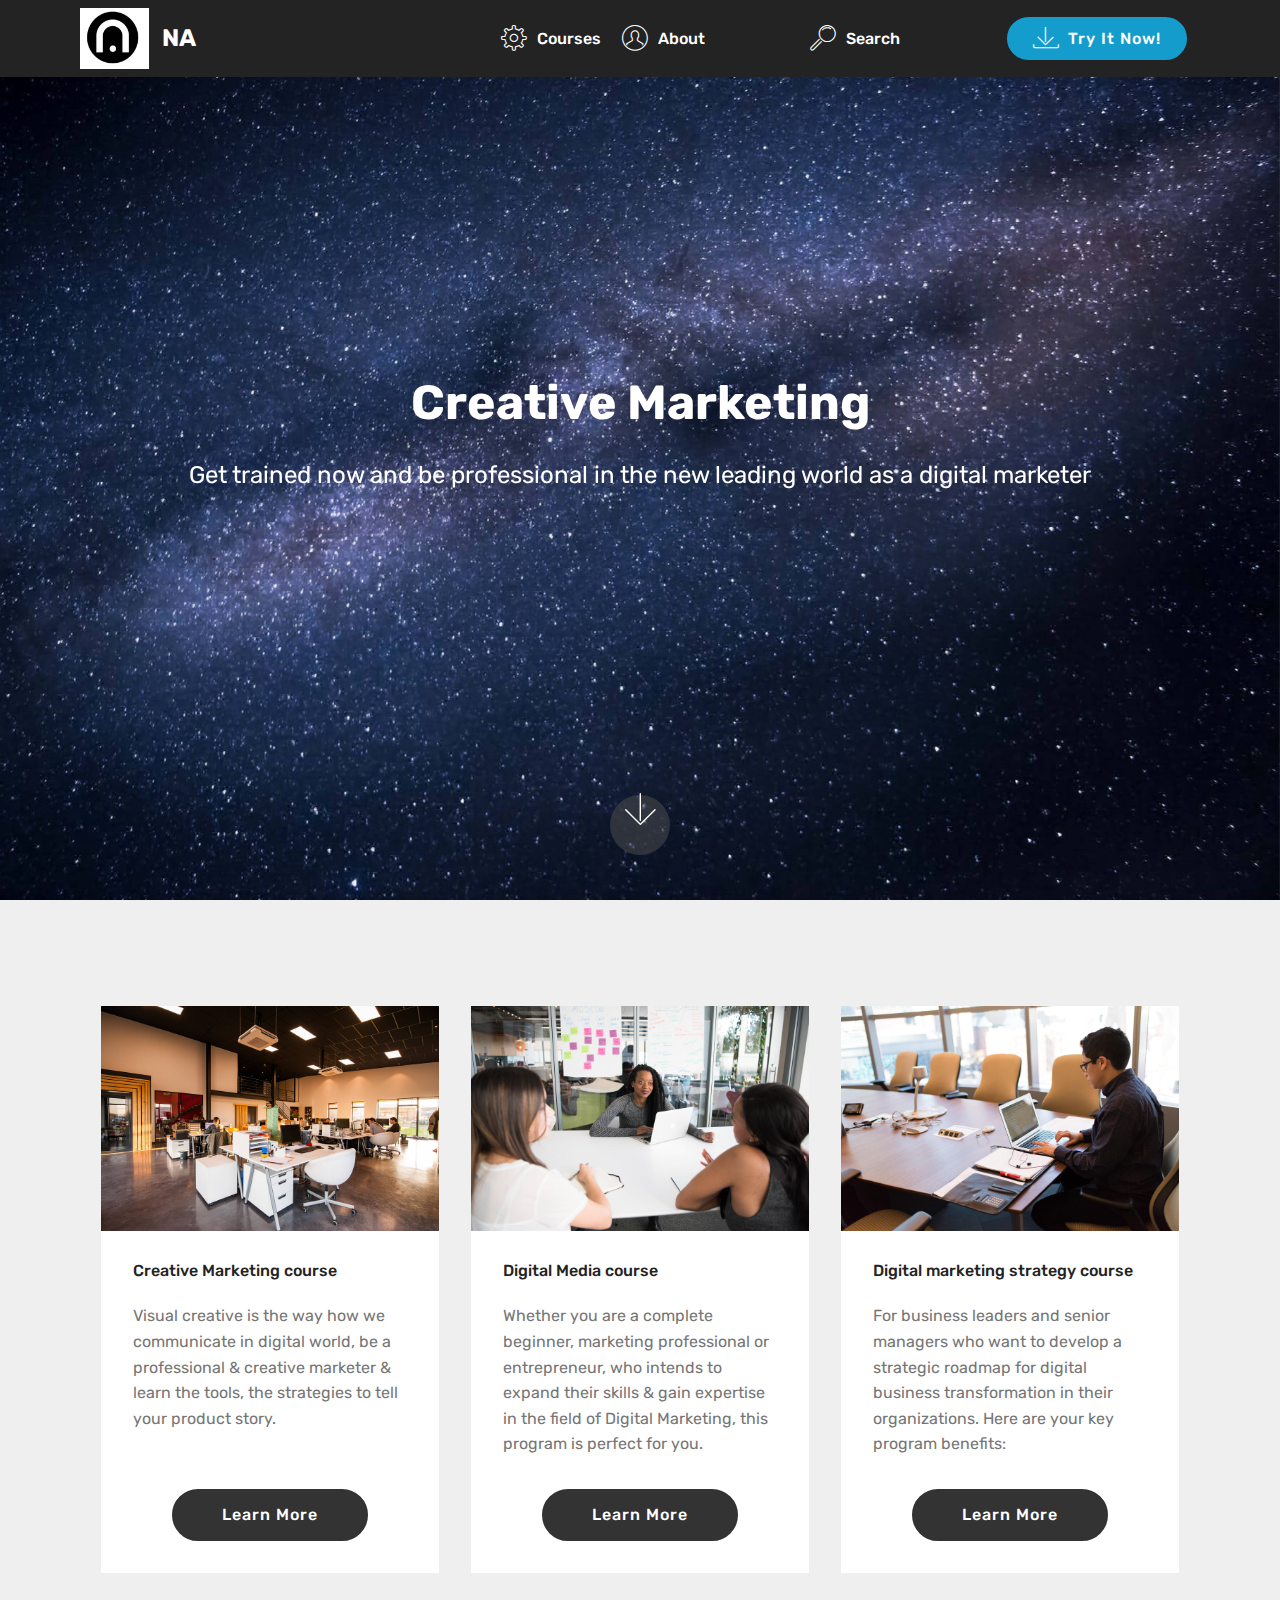
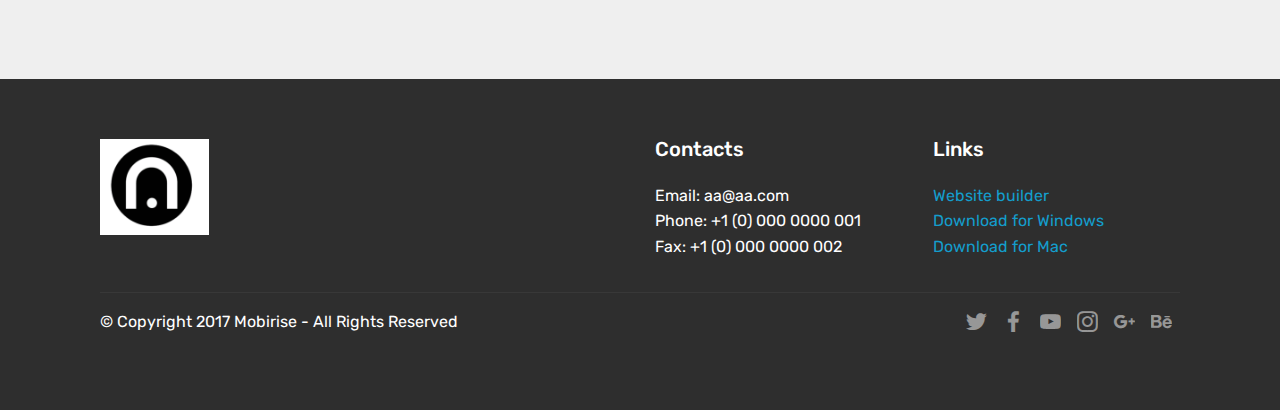
<file: index.html>
<!DOCTYPE html>
<html  >
<head>
  <!-- Site made with Mobirise Website Builder v4.9.7, https://mobirise.com -->
  <meta charset="UTF-8">
  <meta http-equiv="X-UA-Compatible" content="IE=edge">
  <meta name="generator" content="Mobirise v4.9.7, mobirise.com">
  <meta name="viewport" content="width=device-width, initial-scale=1, minimum-scale=1">
  <link rel="shortcut icon" href="assets/images/screen-shot-2019-04-11-at-5.24.35-pm-122x107.png" type="image/x-icon">
  <meta name="description" content="if you are based in Saudi Arabia, register with us now to get a professional training in digital marketing & communications">
  
  <title>Home</title>
  <link rel="stylesheet" href="assets/web/assets/mobirise-icons/mobirise-icons.css">
  <link rel="stylesheet" href="assets/tether/tether.min.css">
  <link rel="stylesheet" href="assets/bootstrap/css/bootstrap.min.css">
  <link rel="stylesheet" href="assets/bootstrap/css/bootstrap-grid.min.css">
  <link rel="stylesheet" href="assets/bootstrap/css/bootstrap-reboot.min.css">
  <link rel="stylesheet" href="assets/socicon/css/styles.css">
  <link rel="stylesheet" href="assets/dropdown/css/style.css">
  <link rel="stylesheet" href="assets/theme/css/style.css">
  <link rel="stylesheet" href="assets/mobirise/css/mbr-additional.css" type="text/css">
  
  
  
</head>
<body>
  <section class="menu cid-qTkzRZLJNu" once="menu" id="menu1-0">

    

    <nav class="navbar navbar-expand beta-menu navbar-dropdown align-items-center navbar-fixed-top navbar-toggleable-sm">
        <button class="navbar-toggler navbar-toggler-right" type="button" data-toggle="collapse" data-target="#navbarSupportedContent" aria-controls="navbarSupportedContent" aria-expanded="false" aria-label="Toggle navigation">
            <div class="hamburger">
                <span></span>
                <span></span>
                <span></span>
                <span></span>
            </div>
        </button>
        <div class="menu-logo">
            <div class="navbar-brand">
                <span class="navbar-logo">
                    <a href="index.html">
                         <img src="assets/images/screen-shot-2019-04-11-at-5.24.35-pm-122x107.png" alt="Mobirise" title="" style="height: 3.8rem;">
                    </a>
                </span>
                <span class="navbar-caption-wrap"><a class="navbar-caption text-white display-5" href="https://mobirise.com">NA</a></span>
            </div>
        </div>
        <div class="collapse navbar-collapse" id="navbarSupportedContent">
            <ul class="navbar-nav nav-dropdown" data-app-modern-menu="true"><li class="nav-item">
                    <a class="nav-link link text-white display-4" href="index.html#features3-4"><span class="mbri-setting3 mbr-iconfont mbr-iconfont-btn"></span>
                        
                        Courses</a>
                </li>
                <li class="nav-item">
                    <a class="nav-link link text-white display-4" href="https://mobirise.com"><span class="mbri-user mbr-iconfont mbr-iconfont-btn"></span>
                        
                        About &nbsp; &nbsp; &nbsp; &nbsp; &nbsp; &nbsp; &nbsp; &nbsp; &nbsp; &nbsp;&nbsp;</a>
                </li><li class="nav-item"><a class="nav-link link text-white display-4" href="https://mobirise.com"><span class="mbri-search mbr-iconfont mbr-iconfont-btn"></span>
                        
                        Search &nbsp; &nbsp; &nbsp; &nbsp; &nbsp; &nbsp; &nbsp; &nbsp; &nbsp; &nbsp;&nbsp;</a></li></ul>
            <div class="navbar-buttons mbr-section-btn"><a class="btn btn-sm btn-primary display-4" href="https://mobirise.com">
                    <span class="mbri-save mbr-iconfont mbr-iconfont-btn "></span>
                    Try It Now!
                </a></div>
        </div>
    </nav>
</section>

<section class="engine"><a href="https://mobirise.info/a">online site builder</a></section><section class="cid-qTkA127IK8 mbr-fullscreen mbr-parallax-background" id="header2-1">

    

    

    <div class="container align-center">
        <div class="row justify-content-md-center">
            <div class="mbr-white col-md-10">
                <h1 class="mbr-section-title mbr-bold pb-3 mbr-fonts-style display-2">Creative Marketing</h1>
                
                <p class="mbr-text pb-3 mbr-fonts-style display-5">Get trained now and be professional in the new leading world as a digital marketer<br></p>
                
            </div>
        </div>
    </div>
    <div class="mbr-arrow hidden-sm-down" aria-hidden="true">
        <a href="#next">
            <i class="mbri-down mbr-iconfont"></i>
        </a>
    </div>
</section>

<section class="features3 cid-rnlvdzJYf7" id="features3-4">

    

    
    <div class="container">
        <div class="media-container-row">
            <div class="card p-3 col-12 col-md-6 col-lg-4">
                <div class="card-wrapper">
                    <div class="card-img">
                        <img src="assets/images/background1.jpg" alt="Mobirise">
                    </div>
                    <div class="card-box">
                        <h4 class="card-title mbr-fonts-style display-7">Creative Marketing course</h4>
                        <p class="mbr-text mbr-fonts-style display-7">Visual creative is the way how we communicate in digital world, be a professional &amp; creative marketer &amp; learn the tools, the strategies to tell your product story.<br><br></p>
                    </div>
                    <div class="mbr-section-btn text-center"><a href="https://mobirise.co" class="btn btn-black display-4">
                            Learn More
                        </a></div>
                </div>
            </div>

            <div class="card p-3 col-12 col-md-6 col-lg-4">
                <div class="card-wrapper">
                    <div class="card-img">
                        <img src="assets/images/background2.jpg" alt="Mobirise">
                    </div>
                    <div class="card-box">
                        <h4 class="card-title mbr-fonts-style display-7">Digital Media course</h4>
                        <p class="mbr-text mbr-fonts-style display-7">Whether you are a complete beginner, marketing professional or entrepreneur, who intends to expand their skills &amp; gain expertise in the field of Digital Marketing, this program is perfect for you.<br></p>
                    </div>
                    <div class="mbr-section-btn text-center"><a href="https://mobirise.co" class="btn btn-black display-4">
                            Learn More
                        </a></div>
                </div>
            </div>

            <div class="card p-3 col-12 col-md-6 col-lg-4">
                <div class="card-wrapper">
                    <div class="card-img">
                        <img src="assets/images/background3.jpg" alt="Mobirise">
                    </div>
                    <div class="card-box">
                        <h4 class="card-title mbr-fonts-style display-7">
                            Digital marketing strategy course</h4>
                        <p class="mbr-text mbr-fonts-style display-7">
                            For business leaders and senior managers who want to develop a strategic roadmap for digital business transformation in their organizations. Here are your key program benefits:
                        </p>
                    </div>
                    <div class="mbr-section-btn text-center"><a href="https://mobirise.co" class="btn btn-black display-4">
                            Learn More
                        </a></div>
                </div>
            </div>

            
        </div>
    </div>
</section>

<section class="cid-qTkAaeaxX5" id="footer1-2">

    

    

    <div class="container">
        <div class="media-container-row content text-white">
            <div class="col-12 col-md-3">
                <div class="media-wrap">
                    <a href="https://mobirise.com/">
                        <img src="assets/images/screen-shot-2019-04-11-at-5.24.35-pm-122x107.png" alt="Mobirise" title="">
                    </a>
                </div>
            </div>
            <div class="col-12 col-md-3 mbr-fonts-style display-7">
                <h5 class="pb-3"></h5>
                <p class="mbr-text"></p>
            </div>
            <div class="col-12 col-md-3 mbr-fonts-style display-7">
                <h5 class="pb-3">
                    Contacts
                </h5>
                <p class="mbr-text">
                    Email: aa@aa.com
                    <br>Phone: +1 (0) 000 0000 001
                    <br>Fax: +1 (0) 000 0000 002
                </p>
            </div>
            <div class="col-12 col-md-3 mbr-fonts-style display-7">
                <h5 class="pb-3">
                    Links
                </h5>
                <p class="mbr-text">
                    <a class="text-primary" href="https://mobirise.com/">Website builder</a>
                    <br><a class="text-primary" href="https://mobirise.com/mobirise-free-win.zip">Download for Windows</a>
                    <br><a class="text-primary" href="https://mobirise.com/mobirise-free-mac.zip">Download for Mac</a>
                </p>
            </div>
        </div>
        <div class="footer-lower">
            <div class="media-container-row">
                <div class="col-sm-12">
                    <hr>
                </div>
            </div>
            <div class="media-container-row mbr-white">
                <div class="col-sm-6 copyright">
                    <p class="mbr-text mbr-fonts-style display-7">
                        © Copyright 2017 Mobirise - All Rights Reserved
                    </p>
                </div>
                <div class="col-md-6">
                    <div class="social-list align-right">
                        <div class="soc-item">
                            <a href="https://twitter.com/mobirise" target="_blank">
                                <span class="socicon-twitter socicon mbr-iconfont mbr-iconfont-social"></span>
                            </a>
                        </div>
                        <div class="soc-item">
                            <a href="https://www.facebook.com/pages/Mobirise/1616226671953247" target="_blank">
                                <span class="socicon-facebook socicon mbr-iconfont mbr-iconfont-social"></span>
                            </a>
                        </div>
                        <div class="soc-item">
                            <a href="https://www.youtube.com/c/mobirise" target="_blank">
                                <span class="socicon-youtube socicon mbr-iconfont mbr-iconfont-social"></span>
                            </a>
                        </div>
                        <div class="soc-item">
                            <a href="https://instagram.com/mobirise" target="_blank">
                                <span class="socicon-instagram socicon mbr-iconfont mbr-iconfont-social"></span>
                            </a>
                        </div>
                        <div class="soc-item">
                            <a href="https://plus.google.com/u/0/+Mobirise" target="_blank">
                                <span class="socicon-googleplus socicon mbr-iconfont mbr-iconfont-social"></span>
                            </a>
                        </div>
                        <div class="soc-item">
                            <a href="https://www.behance.net/Mobirise" target="_blank">
                                <span class="socicon-behance socicon mbr-iconfont mbr-iconfont-social"></span>
                            </a>
                        </div>
                    </div>
                </div>
            </div>
        </div>
    </div>
</section>


  <script src="assets/web/assets/jquery/jquery.min.js"></script>
  <script src="assets/popper/popper.min.js"></script>
  <script src="assets/tether/tether.min.js"></script>
  <script src="assets/bootstrap/js/bootstrap.min.js"></script>
  <script src="assets/dropdown/js/script.min.js"></script>
  <script src="assets/touchswipe/jquery.touch-swipe.min.js"></script>
  <script src="assets/parallax/jarallax.min.js"></script>
  <script src="assets/smoothscroll/smooth-scroll.js"></script>
  <script src="assets/theme/js/script.js"></script>
  
  
</body>
</html>
</file>
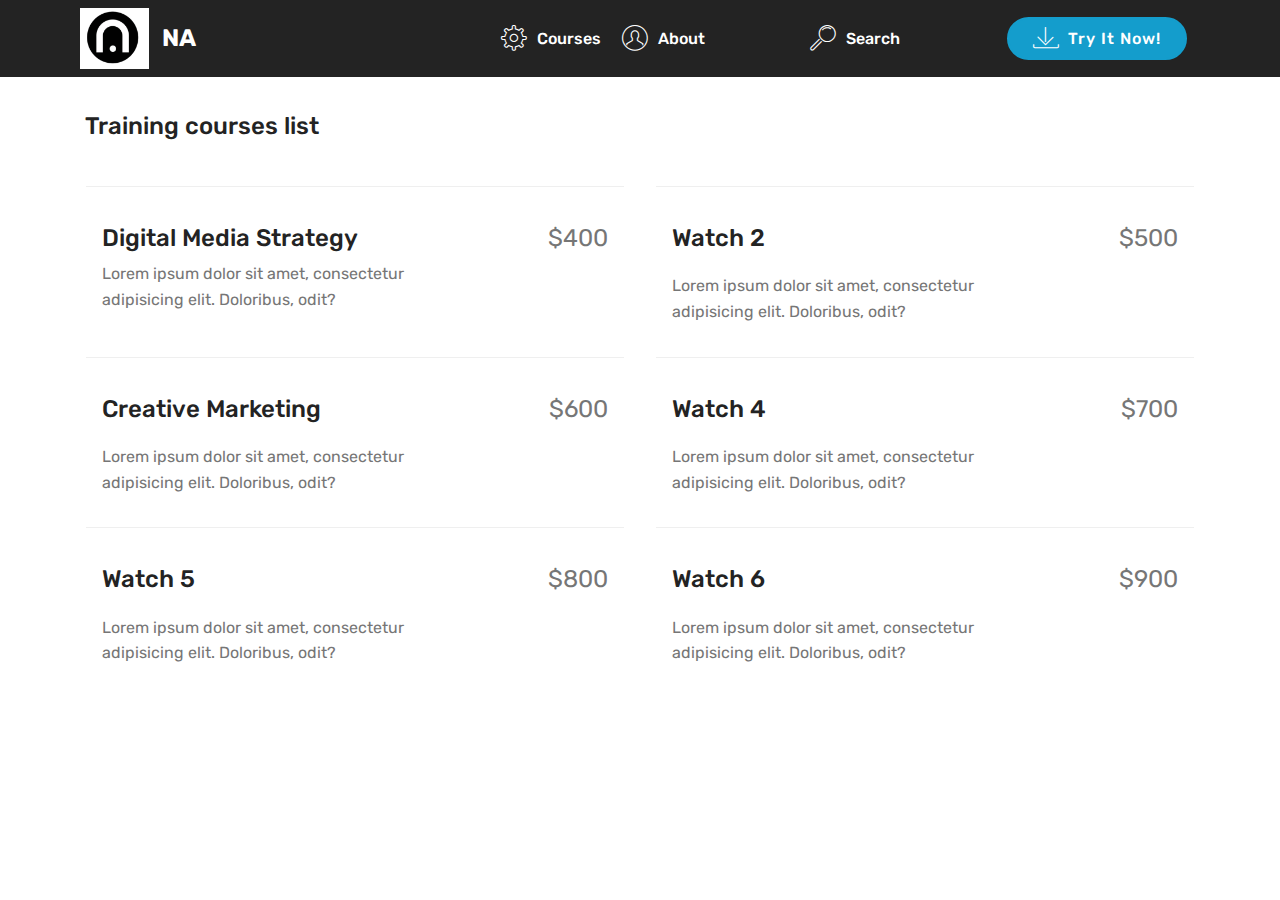
<file: courses.html>
<!DOCTYPE html>
<html  >
<head>
  <!-- Site made with Mobirise Website Builder v4.9.7, https://mobirise.com -->
  <meta charset="UTF-8">
  <meta http-equiv="X-UA-Compatible" content="IE=edge">
  <meta name="generator" content="Mobirise v4.9.7, mobirise.com">
  <meta name="viewport" content="width=device-width, initial-scale=1, minimum-scale=1">
  <link rel="shortcut icon" href="assets/images/screen-shot-2019-04-11-at-5.24.35-pm-122x107.png" type="image/x-icon">
  <meta name="description" content="find your training courses">
  
  <title>Courses</title>
  <link rel="stylesheet" href="assets/web/assets/mobirise-icons/mobirise-icons.css">
  <link rel="stylesheet" href="assets/tether/tether.min.css">
  <link rel="stylesheet" href="assets/bootstrap/css/bootstrap.min.css">
  <link rel="stylesheet" href="assets/bootstrap/css/bootstrap-grid.min.css">
  <link rel="stylesheet" href="assets/bootstrap/css/bootstrap-reboot.min.css">
  <link rel="stylesheet" href="assets/dropdown/css/style.css">
  <link rel="stylesheet" href="assets/theme/css/style.css">
  <link rel="stylesheet" href="assets/mobirise/css/mbr-additional.css" type="text/css">
  
  
  
</head>
<body>
  <section class="menu cid-qTkzRZLJNu" once="menu" id="menu1-7">

    

    <nav class="navbar navbar-expand beta-menu navbar-dropdown align-items-center navbar-fixed-top navbar-toggleable-sm">
        <button class="navbar-toggler navbar-toggler-right" type="button" data-toggle="collapse" data-target="#navbarSupportedContent" aria-controls="navbarSupportedContent" aria-expanded="false" aria-label="Toggle navigation">
            <div class="hamburger">
                <span></span>
                <span></span>
                <span></span>
                <span></span>
            </div>
        </button>
        <div class="menu-logo">
            <div class="navbar-brand">
                <span class="navbar-logo">
                    <a href="index.html">
                         <img src="assets/images/screen-shot-2019-04-11-at-5.24.35-pm-122x107.png" alt="Mobirise" title="" style="height: 3.8rem;">
                    </a>
                </span>
                <span class="navbar-caption-wrap"><a class="navbar-caption text-white display-5" href="https://mobirise.com">NA</a></span>
            </div>
        </div>
        <div class="collapse navbar-collapse" id="navbarSupportedContent">
            <ul class="navbar-nav nav-dropdown" data-app-modern-menu="true"><li class="nav-item">
                    <a class="nav-link link text-white display-4" href="index.html#features3-4"><span class="mbri-setting3 mbr-iconfont mbr-iconfont-btn"></span>
                        
                        Courses</a>
                </li>
                <li class="nav-item">
                    <a class="nav-link link text-white display-4" href="https://mobirise.com"><span class="mbri-user mbr-iconfont mbr-iconfont-btn"></span>
                        
                        About &nbsp; &nbsp; &nbsp; &nbsp; &nbsp; &nbsp; &nbsp; &nbsp; &nbsp; &nbsp;&nbsp;</a>
                </li><li class="nav-item"><a class="nav-link link text-white display-4" href="https://mobirise.com"><span class="mbri-search mbr-iconfont mbr-iconfont-btn"></span>
                        
                        Search &nbsp; &nbsp; &nbsp; &nbsp; &nbsp; &nbsp; &nbsp; &nbsp; &nbsp; &nbsp;&nbsp;</a></li></ul>
            <div class="navbar-buttons mbr-section-btn"><a class="btn btn-sm btn-primary display-4" href="https://mobirise.com">
                    <span class="mbri-save mbr-iconfont mbr-iconfont-btn "></span>
                    Try It Now!
                </a></div>
        </div>
    </nav>
</section>

<section class="engine"><a href="https://mobirise.info/d">website maker</a></section><section class="services3 cid-rnOQ73IXRX" id="services3-8">
    <!---->
    
    <!---->
    <!--Overlay-->
    
    <!--Container-->
    <div class="container">
        <div class="row">
            <!--Titles-->
            <div class="title pb-5 col-12">
                <h2 class="align-left mbr-fonts-style display-5"><br>Training courses list
                </h2>
                
            </div>
            <!--Card-1-->
            <div class="card px-3 col-12 col-md-6">
                <div class="card-wrapper media-container-row media-container-row">
                    <div class="card-box">
                        <div class="top-line pb-1">
                            <h4 class="card-title mbr-fonts-style display-5">Digital Media Strategy</h4>
                            <p class="mbr-text card-title cost mbr-fonts-style m-0 display-5">
                                $400
                            </p>
                        </div>
                        <div class="bottom-line">
                            <p class="mbr-text mbr-fonts-style display-7">
                                Lorem ipsum dolor sit amet, consectetur adipisicing elit. Doloribus, odit?
                            </p>
                        </div>
                    </div>
                </div>
            </div>
            <!--Card-2-->
            <div class="card px-3 col-12 col-md-6">
                <div class="card-wrapper media-container-row media-container-row">
                    <div class="card-box">
                        <div class="top-line pb-3">
                            <h4 class="card-title mbr-fonts-style display-5">
                                Watch 2
                            </h4>
                            <p class="mbr-text card-title cost mbr-fonts-style m-0 display-5">
                                $500
                            </p>
                        </div>
                        <div class="bottom-line">
                            <p class="mbr-text mbr-fonts-style display-7">
                                Lorem ipsum dolor sit amet, consectetur adipisicing elit. Doloribus, odit?
                            </p>
                        </div>
                    </div>
                </div>
            </div>
            <!--Card-3-->
            <div class="card px-3 col-12 col-md-6">
                <div class="card-wrapper media-container-row media-container-row">
                    <div class="card-box">
                        <div class="top-line pb-3">
                            <h4 class="card-title mbr-fonts-style display-5">
                                Creative Marketing</h4>
                            <p class="mbr-text card-title cost mbr-fonts-style m-0 display-5">
                                $600
                            </p>
                        </div>
                        <div class="bottom-line">
                            <p class="mbr-text mbr-fonts-style display-7">
                                Lorem ipsum dolor sit amet, consectetur adipisicing elit. Doloribus, odit?
                            </p>
                        </div>
                    </div>
                </div>
            </div>
            <!--Card-4-->
            <div class="card px-3 col-12 col-md-6">
                <div class="card-wrapper media-container-row media-container-row">
                    <div class="card-box">
                        <div class="top-line pb-3">
                            <h4 class="card-title mbr-fonts-style display-5">
                                Watch 4
                            </h4>
                            <p class="mbr-text card-title cost mbr-fonts-style m-0 display-5">
                                $700
                            </p>
                        </div>
                        <div class="bottom-line">
                            <p class="mbr-text mbr-fonts-style display-7">
                                Lorem ipsum dolor sit amet, consectetur adipisicing elit. Doloribus, odit?
                            </p>
                        </div>
                    </div>
                </div>
            </div>
            <!--Card-5-->
            <div class="card px-3 col-12 col-md-6">
                <div class="card-wrapper media-container-row media-container-row">
                    <div class="card-box">
                        <div class="top-line pb-3">
                            <h4 class="card-title mbr-fonts-style display-5">
                                Watch 5
                            </h4>
                            <p class="mbr-text card-title cost mbr-fonts-style m-0 display-5">
                                $800
                            </p>
                        </div>
                        <div class="bottom-line">
                            <p class="mbr-text mbr-fonts-style display-7">
                                Lorem ipsum dolor sit amet, consectetur adipisicing elit. Doloribus, odit?
                            </p>
                        </div>
                    </div>
                </div>
            </div>
            <!--Card-6-->
            <div class="card px-3 col-12 col-md-6">
                <div class="card-wrapper media-container-row media-container-row">
                    <div class="card-box">
                        <div class="top-line pb-3">
                            <h4 class="card-title mbr-fonts-style display-5">
                                Watch 6
                            </h4>
                            <p class="mbr-text card-title cost mbr-fonts-style m-0 display-5">
                                $900
                            </p>
                        </div>
                        <div class="bottom-line">
                            <p class="mbr-text mbr-fonts-style display-7">
                                Lorem ipsum dolor sit amet, consectetur adipisicing elit. Doloribus, odit?
                            </p>
                        </div>
                    </div>
                </div>
            </div>
            <!--Card-7-->
            
            <!--Card-8-->
            
            <!--Card-9-->
            
            <!--Card-10-->
            
            <!--Card-11-->
            
            <!--Card-12-->
            
        </div>
    </div>
</section>


  <script src="assets/web/assets/jquery/jquery.min.js"></script>
  <script src="assets/popper/popper.min.js"></script>
  <script src="assets/tether/tether.min.js"></script>
  <script src="assets/bootstrap/js/bootstrap.min.js"></script>
  <script src="assets/smoothscroll/smooth-scroll.js"></script>
  <script src="assets/dropdown/js/script.min.js"></script>
  <script src="assets/touchswipe/jquery.touch-swipe.min.js"></script>
  <script src="assets/theme/js/script.js"></script>
  
  
</body>
</html>
</file>
<file: assets/web/assets/mobirise-icons/mobirise-icons.css>
@font-face {
  font-family: 'MobiriseIcons';
  src:  url('mobirise-icons.eot?spat4u');
  src:  url('mobirise-icons.eot?spat4u#iefix') format('embedded-opentype'),
    url('mobirise-icons.ttf?spat4u') format('truetype'),
    url('mobirise-icons.woff?spat4u') format('woff'),
    url('mobirise-icons.svg?spat4u#MobiriseIcons') format('svg');
  font-weight: normal;
  font-style: normal;
}

[class^="mbri-"], [class*=" mbri-"] {
  /* use !important to prevent issues with browser extensions that change fonts */
  font-family: MobiriseIcons !important;
  speak: none;
  font-style: normal;
  font-weight: normal;
  font-variant: normal;
  text-transform: none;
  line-height: 1;

  /* Better Font Rendering =========== */
  -webkit-font-smoothing: antialiased;
  -moz-osx-font-smoothing: grayscale;
}

.mbri-add-submenu:before {
  content: "\e900";
}
.mbri-alert:before {
  content: "\e901";
}
.mbri-align-center:before {
  content: "\e902";
}
.mbri-align-justify:before {
  content: "\e903";
}
.mbri-align-left:before {
  content: "\e904";
}
.mbri-align-right:before {
  content: "\e905";
}
.mbri-android:before {
  content: "\e906";
}
.mbri-apple:before {
  content: "\e907";
}
.mbri-arrow-down:before {
  content: "\e908";
}
.mbri-arrow-next:before {
  content: "\e909";
}
.mbri-arrow-prev:before {
  content: "\e90a";
}
.mbri-arrow-up:before {
  content: "\e90b";
}
.mbri-bold:before {
  content: "\e90c";
}
.mbri-bookmark:before {
  content: "\e90d";
}
.mbri-bootstrap:before {
  content: "\e90e";
}
.mbri-briefcase:before {
  content: "\e90f";
}
.mbri-browse:before {
  content: "\e910";
}
.mbri-bulleted-list:before {
  content: "\e911";
}
.mbri-calendar:before {
  content: "\e912";
}
.mbri-camera:before {
  content: "\e913";
}
.mbri-cart-add:before {
  content: "\e914";
}
.mbri-cart-full:before {
  content: "\e915";
}
.mbri-cash:before {
  content: "\e916";
}
.mbri-change-style:before {
  content: "\e917";
}
.mbri-chat:before {
  content: "\e918";
}
.mbri-clock:before {
  content: "\e919";
}
.mbri-close:before {
  content: "\e91a";
}
.mbri-cloud:before {
  content: "\e91b";
}
.mbri-code:before {
  content: "\e91c";
}
.mbri-contact-form:before {
  content: "\e91d";
}
.mbri-credit-card:before {
  content: "\e91e";
}
.mbri-cursor-click:before {
  content: "\e91f";
}
.mbri-cust-feedback:before {
  content: "\e920";
}
.mbri-database:before {
  content: "\e921";
}
.mbri-delivery:before {
  content: "\e922";
}
.mbri-desktop:before {
  content: "\e923";
}
.mbri-devices:before {
  content: "\e924";
}
.mbri-down:before {
  content: "\e925";
}
.mbri-download:before {
  content: "\e989";
}
.mbri-drag-n-drop:before {
  content: "\e927";
}
.mbri-drag-n-drop2:before {
  content: "\e928";
}
.mbri-edit:before {
  content: "\e929";
}
.mbri-edit2:before {
  content: "\e92a";
}
.mbri-error:before {
  content: "\e92b";
}
.mbri-extension:before {
  content: "\e92c";
}
.mbri-features:before {
  content: "\e92d";
}
.mbri-file:before {
  content: "\e92e";
}
.mbri-flag:before {
  content: "\e92f";
}
.mbri-folder:before {
  content: "\e930";
}
.mbri-gift:before {
  content: "\e931";
}
.mbri-github:before {
  content: "\e932";
}
.mbri-globe:before {
  content: "\e933";
}
.mbri-globe-2:before {
  content: "\e934";
}
.mbri-growing-chart:before {
  content: "\e935";
}
.mbri-hearth:before {
  content: "\e936";
}
.mbri-help:before {
  content: "\e937";
}
.mbri-home:before {
  content: "\e938";
}
.mbri-hot-cup:before {
  content: "\e939";
}
.mbri-idea:before {
  content: "\e93a";
}
.mbri-image-gallery:before {
  content: "\e93b";
}
.mbri-image-slider:before {
  content: "\e93c";
}
.mbri-info:before {
  content: "\e93d";
}
.mbri-italic:before {
  content: "\e93e";
}
.mbri-key:before {
  content: "\e93f";
}
.mbri-laptop:before {
  content: "\e940";
}
.mbri-layers:before {
  content: "\e941";
}
.mbri-left-right:before {
  content: "\e942";
}
.mbri-left:before {
  content: "\e943";
}
.mbri-letter:before {
  content: "\e944";
}
.mbri-like:before {
  content: "\e945";
}
.mbri-link:before {
  content: "\e946";
}
.mbri-lock:before {
  content: "\e947";
}
.mbri-login:before {
  content: "\e948";
}
.mbri-logout:before {
  content: "\e949";
}
.mbri-magic-stick:before {
  content: "\e94a";
}
.mbri-map-pin:before {
  content: "\e94b";
}
.mbri-menu:before {
  content: "\e94c";
}
.mbri-mobile:before {
  content: "\e94d";
}
.mbri-mobile2:before {
  content: "\e94e";
}
.mbri-mobirise:before {
  content: "\e94f";
}
.mbri-more-horizontal:before {
  content: "\e950";
}
.mbri-more-vertical:before {
  content: "\e951";
}
.mbri-music:before {
  content: "\e952";
}
.mbri-new-file:before {
  content: "\e953";
}
.mbri-numbered-list:before {
  content: "\e954";
}
.mbri-opened-folder:before {
  content: "\e955";
}
.mbri-pages:before {
  content: "\e956";
}
.mbri-paper-plane:before {
  content: "\e957";
}
.mbri-paperclip:before {
  content: "\e958";
}
.mbri-photo:before {
  content: "\e959";
}
.mbri-photos:before {
  content: "\e95a";
}
.mbri-pin:before {
  content: "\e95b";
}
.mbri-play:before {
  content: "\e95c";
}
.mbri-plus:before {
  content: "\e95d";
}
.mbri-preview:before {
  content: "\e95e";
}
.mbri-print:before {
  content: "\e95f";
}
.mbri-protect:before {
  content: "\e960";
}
.mbri-question:before {
  content: "\e961";
}
.mbri-quote-left:before {
  content: "\e962";
}
.mbri-quote-right:before {
  content: "\e963";
}
.mbri-refresh:before {
  content: "\e964";
}
.mbri-responsive:before {
  content: "\e965";
}
.mbri-right:before {
  content: "\e966";
}
.mbri-rocket:before {
  content: "\e967";
}
.mbri-sad-face:before {
  content: "\e968";
}
.mbri-sale:before {
  content: "\e969";
}
.mbri-save:before {
  content: "\e96a";
}
.mbri-search:before {
  content: "\e96b";
}
.mbri-setting:before {
  content: "\e96c";
}
.mbri-setting2:before {
  content: "\e96d";
}
.mbri-setting3:before {
  content: "\e96e";
}
.mbri-share:before {
  content: "\e96f";
}
.mbri-shopping-bag:before {
  content: "\e970";
}
.mbri-shopping-basket:before {
  content: "\e971";
}
.mbri-shopping-cart:before {
  content: "\e972";
}
.mbri-sites:before {
  content: "\e973";
}
.mbri-smile-face:before {
  content: "\e974";
}
.mbri-speed:before {
  content: "\e975";
}
.mbri-star:before {
  content: "\e976";
}
.mbri-success:before {
  content: "\e977";
}
.mbri-sun:before {
  content: "\e978";
}
.mbri-sun2:before {
  content: "\e979";
}
.mbri-tablet:before {
  content: "\e97a";
}
.mbri-tablet-vertical:before {
  content: "\e97b";
}
.mbri-target:before {
  content: "\e97c";
}
.mbri-timer:before {
  content: "\e97d";
}
.mbri-to-ftp:before {
  content: "\e97e";
}
.mbri-to-local-drive:before {
  content: "\e97f";
}
.mbri-touch-swipe:before {
  content: "\e980";
}
.mbri-touch:before {
  content: "\e981";
}
.mbri-trash:before {
  content: "\e982";
}
.mbri-underline:before {
  content: "\e983";
}
.mbri-unlink:before {
  content: "\e984";
}
.mbri-unlock:before {
  content: "\e985";
}
.mbri-up-down:before {
  content: "\e986";
}
.mbri-up:before {
  content: "\e987";
}
.mbri-update:before {
  content: "\e988";
}
.mbri-upload:before {
 content: "\e926"; 
}
.mbri-user:before {
  content: "\e98a";
}
.mbri-user2:before {
  content: "\e98b";
}
.mbri-users:before {
  content: "\e98c";
}
.mbri-video:before {
  content: "\e98d";
}
.mbri-video-play:before {
  content: "\e98e";
}
.mbri-watch:before {
  content: "\e98f";
}
.mbri-website-theme:before {
  content: "\e990";
}
.mbri-wifi:before {
  content: "\e991";
}
.mbri-windows:before {
  content: "\e992";
}
.mbri-zoom-out:before {
  content: "\e993";
}
.mbri-redo:before {
  content: "\e994";
}
.mbri-undo:before {
  content: "\e995";
}
</file>
<file: assets/socicon/css/styles.css>
@charset "UTF-8";

@font-face {
  font-family: "socicon";
  src:url("../fonts/socicon.eot");
  src:url("../fonts/socicon.eot?#iefix") format("embedded-opentype"),
    url("../fonts/socicon.woff") format("woff"),
    url("../fonts/socicon.ttf") format("truetype"),
    url("../fonts/socicon.svg#socicon") format("svg");
  font-weight: normal;
  font-style: normal;

}

[data-icon]:before {
  font-family: "socicon" !important;
  content: attr(data-icon);
  font-style: normal !important;
  font-weight: normal !important;
  font-variant: normal !important;
  text-transform: none !important;
  speak: none;
  line-height: 1;
  -webkit-font-smoothing: antialiased;
  -moz-osx-font-smoothing: grayscale;
}

[class^="socicon-"]:before,
[class*=" socicon-"]:before {
  font-family: "socicon" !important;
  font-style: normal !important;
  font-weight: normal !important;
  font-variant: normal !important;
  text-transform: none !important;
  speak: none;
  line-height: 1;
  -webkit-font-smoothing: antialiased;
  -moz-osx-font-smoothing: grayscale;
}

.socicon-modelmayhem:before {
  content: "\e000";
}
.socicon-mixcloud:before {
  content: "\e001";
}
.socicon-drupal:before {
  content: "\e002";
}
.socicon-swarm:before {
  content: "\e003";
}
.socicon-istock:before {
  content: "\e004";
}
.socicon-yammer:before {
  content: "\e005";
}
.socicon-ello:before {
  content: "\e006";
}
.socicon-stackoverflow:before {
  content: "\e007";
}
.socicon-persona:before {
  content: "\e008";
}
.socicon-triplej:before {
  content: "\e009";
}
.socicon-houzz:before {
  content: "\e00a";
}
.socicon-rss:before {
  content: "\e00b";
}
.socicon-paypal:before {
  content: "\e00c";
}
.socicon-odnoklassniki:before {
  content: "\e00d";
}
.socicon-airbnb:before {
  content: "\e00e";
}
.socicon-periscope:before {
  content: "\e00f";
}
.socicon-outlook:before {
  content: "\e010";
}
.socicon-coderwall:before {
  content: "\e011";
}
.socicon-tripadvisor:before {
  content: "\e012";
}
.socicon-appnet:before {
  content: "\e013";
}
.socicon-goodreads:before {
  content: "\e014";
}
.socicon-tripit:before {
  content: "\e015";
}
.socicon-lanyrd:before {
  content: "\e016";
}
.socicon-slideshare:before {
  content: "\e017";
}
.socicon-buffer:before {
  content: "\e018";
}
.socicon-disqus:before {
  content: "\e019";
}
.socicon-vkontakte:before {
  content: "\e01a";
}
.socicon-whatsapp:before {
  content: "\e01b";
}
.socicon-patreon:before {
  content: "\e01c";
}
.socicon-storehouse:before {
  content: "\e01d";
}
.socicon-pocket:before {
  content: "\e01e";
}
.socicon-mail:before {
  content: "\e01f";
}
.socicon-blogger:before {
  content: "\e020";
}
.socicon-technorati:before {
  content: "\e021";
}
.socicon-reddit:before {
  content: "\e022";
}
.socicon-dribbble:before {
  content: "\e023";
}
.socicon-stumbleupon:before {
  content: "\e024";
}
.socicon-digg:before {
  content: "\e025";
}
.socicon-envato:before {
  content: "\e026";
}
.socicon-behance:before {
  content: "\e027";
}
.socicon-delicious:before {
  content: "\e028";
}
.socicon-deviantart:before {
  content: "\e029";
}
.socicon-forrst:before {
  content: "\e02a";
}
.socicon-play:before {
  content: "\e02b";
}
.socicon-zerply:before {
  content: "\e02c";
}
.socicon-wikipedia:before {
  content: "\e02d";
}
.socicon-apple:before {
  content: "\e02e";
}
.socicon-flattr:before {
  content: "\e02f";
}
.socicon-github:before {
  content: "\e030";
}
.socicon-renren:before {
  content: "\e031";
}
.socicon-friendfeed:before {
  content: "\e032";
}
.socicon-newsvine:before {
  content: "\e033";
}
.socicon-identica:before {
  content: "\e034";
}
.socicon-bebo:before {
  content: "\e035";
}
.socicon-zynga:before {
  content: "\e036";
}
.socicon-steam:before {
  content: "\e037";
}
.socicon-xbox:before {
  content: "\e038";
}
.socicon-windows:before {
  content: "\e039";
}
.socicon-qq:before {
  content: "\e03a";
}
.socicon-douban:before {
  content: "\e03b";
}
.socicon-meetup:before {
  content: "\e03c";
}
.socicon-playstation:before {
  content: "\e03d";
}
.socicon-android:before {
  content: "\e03e";
}
.socicon-snapchat:before {
  content: "\e03f";
}
.socicon-twitter:before {
  content: "\e040";
}
.socicon-facebook:before {
  content: "\e041";
}
.socicon-googleplus:before {
  content: "\e042";
}
.socicon-pinterest:before {
  content: "\e043";
}
.socicon-foursquare:before {
  content: "\e044";
}
.socicon-yahoo:before {
  content: "\e045";
}
.socicon-skype:before {
  content: "\e046";
}
.socicon-yelp:before {
  content: "\e047";
}
.socicon-feedburner:before {
  content: "\e048";
}
.socicon-linkedin:before {
  content: "\e049";
}
.socicon-viadeo:before {
  content: "\e04a";
}
.socicon-xing:before {
  content: "\e04b";
}
.socicon-myspace:before {
  content: "\e04c";
}
.socicon-soundcloud:before {
  content: "\e04d";
}
.socicon-spotify:before {
  content: "\e04e";
}
.socicon-grooveshark:before {
  content: "\e04f";
}
.socicon-lastfm:before {
  content: "\e050";
}
.socicon-youtube:before {
  content: "\e051";
}
.socicon-vimeo:before {
  content: "\e052";
}
.socicon-dailymotion:before {
  content: "\e053";
}
.socicon-vine:before {
  content: "\e054";
}
.socicon-flickr:before {
  content: "\e055";
}
.socicon-500px:before {
  content: "\e056";
}
.socicon-wordpress:before {
  content: "\e058";
}
.socicon-tumblr:before {
  content: "\e059";
}
.socicon-twitch:before {
  content: "\e05a";
}
.socicon-8tracks:before {
  content: "\e05b";
}
.socicon-amazon:before {
  content: "\e05c";
}
.socicon-icq:before {
  content: "\e05d";
}
.socicon-smugmug:before {
  content: "\e05e";
}
.socicon-ravelry:before {
  content: "\e05f";
}
.socicon-weibo:before {
  content: "\e060";
}
.socicon-baidu:before {
  content: "\e061";
}
.socicon-angellist:before {
  content: "\e062";
}
.socicon-ebay:before {
  content: "\e063";
}
.socicon-imdb:before {
  content: "\e064";
}
.socicon-stayfriends:before {
  content: "\e065";
}
.socicon-residentadvisor:before {
  content: "\e066";
}
.socicon-google:before {
  content: "\e067";
}
.socicon-yandex:before {
  content: "\e068";
}
.socicon-sharethis:before {
  content: "\e069";
}
.socicon-bandcamp:before {
  content: "\e06a";
}
.socicon-itunes:before {
  content: "\e06b";
}
.socicon-deezer:before {
  content: "\e06c";
}
.socicon-telegram:before {
  content: "\e06e";
}
.socicon-openid:before {
  content: "\e06f";
}
.socicon-amplement:before {
  content: "\e070";
}
.socicon-viber:before {
  content: "\e071";
}
.socicon-zomato:before {
  content: "\e072";
}
.socicon-draugiem:before {
  content: "\e074";
}
.socicon-endomodo:before {
  content: "\e075";
}
.socicon-filmweb:before {
  content: "\e076";
}
.socicon-stackexchange:before {
  content: "\e077";
}
.socicon-wykop:before {
  content: "\e078";
}
.socicon-teamspeak:before {
  content: "\e079";
}
.socicon-teamviewer:before {
  content: "\e07a";
}
.socicon-ventrilo:before {
  content: "\e07b";
}
.socicon-younow:before {
  content: "\e07c";
}
.socicon-raidcall:before {
  content: "\e07d";
}
.socicon-mumble:before {
  content: "\e07e";
}
.socicon-medium:before {
  content: "\e06d";
}
.socicon-bebee:before {
  content: "\e07f";
}
.socicon-hitbox:before {
  content: "\e080";
}
.socicon-reverbnation:before {
  content: "\e081";
}
.socicon-formulr:before {
  content: "\e082";
}
.socicon-instagram:before {
  content: "\e057";
}
.socicon-battlenet:before {
  content: "\e083";
}
.socicon-chrome:before {
  content: "\e084";
}
.socicon-discord:before {
  content: "\e086";
}
.socicon-issuu:before {
  content: "\e087";
}
.socicon-macos:before {
  content: "\e088";
}
.socicon-firefox:before {
  content: "\e089";
}
.socicon-opera:before {
  content: "\e08d";
}
.socicon-keybase:before {
  content: "\e090";
}
.socicon-alliance:before {
  content: "\e091";
}
.socicon-livejournal:before {
  content: "\e092";
}
.socicon-googlephotos:before {
  content: "\e093";
}
.socicon-horde:before {
  content: "\e094";
}
.socicon-etsy:before {
  content: "\e095";
}
.socicon-zapier:before {
  content: "\e096";
}
.socicon-google-scholar:before {
  content: "\e097";
}
.socicon-researchgate:before {
  content: "\e098";
}
.socicon-wechat:before {
  content: "\e099";
}
.socicon-strava:before {
  content: "\e09a";
}
.socicon-line:before {
  content: "\e09b";
}
.socicon-lyft:before {
  content: "\e09c";
}
.socicon-uber:before {
  content: "\e09d";
}
.socicon-songkick:before {
  content: "\e09e";
}
.socicon-viewbug:before {
  content: "\e09f";
}
.socicon-googlegroups:before {
  content: "\e0a0";
}
.socicon-quora:before {
  content: "\e073";
}
.socicon-diablo:before {
  content: "\e085";
}
.socicon-blizzard:before {
  content: "\e0a1";
}
.socicon-hearthstone:before {
  content: "\e08b";
}
.socicon-heroes:before {
  content: "\e08a";
}
.socicon-overwatch:before {
  content: "\e08c";
}
.socicon-warcraft:before {
  content: "\e08e";
}
.socicon-starcraft:before {
  content: "\e08f";
}
.socicon-beam:before {
  content: "\e0a2";
}
.socicon-curse:before {
  content: "\e0a3";
}
.socicon-player:before {
  content: "\e0a4";
}
.socicon-streamjar:before {
  content: "\e0a5";
}
.socicon-nintendo:before {
  content: "\e0a6";
}
.socicon-hellocoton:before {
  content: "\e0a7";
}
</file>
<file: assets/dropdown/css/style.css>
.navbar-dropdown {
  left: 0;
  padding: 0;
  position: absolute;
  right: 0;
  top: 0;
  transition: all 0.45s ease;
  z-index: 1030;
  background: #282828; }
  .navbar-dropdown .navbar-logo {
    margin-right: 0.8rem;
    transition: margin 0.3s ease-in-out;
    vertical-align: middle; }
    .navbar-dropdown .navbar-logo img {
      height: 3.125rem;
      transition: all 0.3s ease-in-out; }
    .navbar-dropdown .navbar-logo.mbr-iconfont {
      font-size: 3.125rem;
      line-height: 3.125rem; }
  .navbar-dropdown .navbar-caption {
    font-weight: 700;
    white-space: normal;
    vertical-align: -4px;
    line-height: 3.125rem !important; }
    .navbar-dropdown .navbar-caption, .navbar-dropdown .navbar-caption:hover {
      color: inherit;
      text-decoration: none; }
  .navbar-dropdown .mbr-iconfont + .navbar-caption {
    vertical-align: -1px; }
  .navbar-dropdown.navbar-fixed-top {
    position: fixed; }
  .navbar-dropdown .navbar-brand span {
    vertical-align: -4px; }
  .navbar-dropdown.bg-color.transparent {
    background: none; }
  .navbar-dropdown.navbar-short .navbar-brand {
    padding: 0.625rem 0; }
    .navbar-dropdown.navbar-short .navbar-brand span {
      vertical-align: -1px; }
  .navbar-dropdown.navbar-short .navbar-caption {
    line-height: 2.375rem !important;
    vertical-align: -2px; }
  .navbar-dropdown.navbar-short .navbar-logo {
    margin-right: 0.5rem; }
    .navbar-dropdown.navbar-short .navbar-logo img {
      height: 2.375rem; }
    .navbar-dropdown.navbar-short .navbar-logo.mbr-iconfont {
      font-size: 2.375rem;
      line-height: 2.375rem; }
  .navbar-dropdown.navbar-short .mbr-table-cell {
    height: 3.625rem; }
  .navbar-dropdown .navbar-close {
    left: 0.6875rem;
    position: fixed;
    top: 0.75rem;
    z-index: 1000; }
  .navbar-dropdown .hamburger-icon {
    content: "";
    display: inline-block;
    vertical-align: middle;
    width: 16px;
    -webkit-box-shadow: 0 -6px 0 1px #282828,0 0 0 1px #282828,0 6px 0 1px #282828;
    -moz-box-shadow: 0 -6px 0 1px #282828,0 0 0 1px #282828,0 6px 0 1px #282828;
    box-shadow: 0 -6px 0 1px #282828,0 0 0 1px #282828,0 6px 0 1px #282828; }

.dropdown-menu .dropdown-toggle[data-toggle="dropdown-submenu"]::after {
  border-bottom: 0.35em solid transparent;
  border-left: 0.35em solid;
  border-right: 0;
  border-top: 0.35em solid transparent;
  margin-left: 0.3rem; }

.dropdown-menu .dropdown-item:focus {
  outline: 0; }

.nav-dropdown {
  font-size: 0.75rem;
  font-weight: 500;
  height: auto !important; }
  .nav-dropdown .nav-btn {
    padding-left: 1rem; }
  .nav-dropdown .link {
    margin: .667em 1.667em;
    font-weight: 500;
    padding: 0;
    transition: color .2s ease-in-out; }
    .nav-dropdown .link.dropdown-toggle {
      margin-right: 2.583em; }
      .nav-dropdown .link.dropdown-toggle::after {
        margin-left: .25rem;
        border-top: 0.35em solid;
        border-right: 0.35em solid transparent;
        border-left: 0.35em solid transparent;
        border-bottom: 0; }
      .nav-dropdown .link.dropdown-toggle[aria-expanded="true"] {
        margin: 0;
        padding: 0.667em 3.263em  0.667em 1.667em; }
  .nav-dropdown .link::after,
  .nav-dropdown .dropdown-item::after {
    color: inherit; }
  .nav-dropdown .btn {
    font-size: 0.75rem;
    font-weight: 700;
    letter-spacing: 0;
    margin-bottom: 0;
    padding-left: 1.25rem;
    padding-right: 1.25rem; }
  .nav-dropdown .dropdown-menu {
    border-radius: 0;
    border: 0;
    left: 0;
    margin: 0;
    padding-bottom: 1.25rem;
    padding-top: 1.25rem;
    position: relative; }
  .nav-dropdown .dropdown-submenu {
    margin-left: 0.125rem;
    top: 0; }
  .nav-dropdown .dropdown-item {
    font-weight: 500;
    line-height: 2;
    padding: 0.3846em 4.615em 0.3846em 1.5385em;
    position: relative;
    transition: color .2s ease-in-out, background-color .2s ease-in-out; }
    .nav-dropdown .dropdown-item::after {
      margin-top: -0.3077em;
      position: absolute;
      right: 1.1538em;
      top: 50%; }
    .nav-dropdown .dropdown-item:focus, .nav-dropdown .dropdown-item:hover {
      background: none; }

@media (max-width: 767px) {
  .nav-dropdown.navbar-toggleable-sm {
    bottom: 0;
    display: none;
    left: 0;
    overflow-x: hidden;
    position: fixed;
    top: 0;
    transform: translateX(-100%);
    -ms-transform: translateX(-100%);
    -webkit-transform: translateX(-100%);
    width: 18.75rem;
    z-index: 999; } }
.nav-dropdown.navbar-toggleable-xl {
  bottom: 0;
  display: none;
  left: 0;
  overflow-x: hidden;
  position: fixed;
  top: 0;
  transform: translateX(-100%);
  -ms-transform: translateX(-100%);
  -webkit-transform: translateX(-100%);
  width: 18.75rem;
  z-index: 999; }

.nav-dropdown-sm {
  display: block !important;
  overflow-x: hidden;
  overflow: auto;
  padding-top: 3.875rem; }
  .nav-dropdown-sm::after {
    content: "";
    display: block;
    height: 3rem;
    width: 100%; }
  .nav-dropdown-sm.collapse.in ~ .navbar-close {
    display: block !important; }
  .nav-dropdown-sm.collapsing, .nav-dropdown-sm.collapse.in {
    transform: translateX(0);
    -ms-transform: translateX(0);
    -webkit-transform: translateX(0);
    transition: all 0.25s ease-out;
    -webkit-transition: all 0.25s ease-out;
    background: #282828; }
  .nav-dropdown-sm.collapsing[aria-expanded="false"] {
    transform: translateX(-100%);
    -ms-transform: translateX(-100%);
    -webkit-transform: translateX(-100%); }
  .nav-dropdown-sm .nav-item {
    display: block;
    margin-left: 0 !important;
    padding-left: 0; }
  .nav-dropdown-sm .link,
  .nav-dropdown-sm .dropdown-item {
    border-top: 1px dotted rgba(255, 255, 255, 0.1);
    font-size: 0.8125rem;
    line-height: 1.6;
    margin: 0 !important;
    padding: 0.875rem 2.4rem 0.875rem 1.5625rem !important;
    position: relative;
    white-space: normal; }
    .nav-dropdown-sm .link:focus, .nav-dropdown-sm .link:hover,
    .nav-dropdown-sm .dropdown-item:focus,
    .nav-dropdown-sm .dropdown-item:hover {
      background: rgba(0, 0, 0, 0.2) !important;
      color: #c0a375; }
  .nav-dropdown-sm .nav-btn {
    position: relative;
    padding: 1.5625rem 1.5625rem 0 1.5625rem; }
    .nav-dropdown-sm .nav-btn::before {
      border-top: 1px dotted rgba(255, 255, 255, 0.1);
      content: "";
      left: 0;
      position: absolute;
      top: 0;
      width: 100%; }
    .nav-dropdown-sm .nav-btn + .nav-btn {
      padding-top: 0.625rem; }
      .nav-dropdown-sm .nav-btn + .nav-btn::before {
        display: none; }
  .nav-dropdown-sm .btn {
    padding: 0.625rem 0; }
  .nav-dropdown-sm .dropdown-toggle[data-toggle="dropdown-submenu"]::after {
    margin-left: .25rem;
    border-top: 0.35em solid;
    border-right: 0.35em solid transparent;
    border-left: 0.35em solid transparent;
    border-bottom: 0; }
  .nav-dropdown-sm .dropdown-toggle[data-toggle="dropdown-submenu"][aria-expanded="true"]::after {
    border-top: 0;
    border-right: 0.35em solid transparent;
    border-left: 0.35em solid transparent;
    border-bottom: 0.35em solid; }
  .nav-dropdown-sm .dropdown-menu {
    margin: 0;
    padding: 0;
    position: relative;
    top: 0;
    left: 0;
    width: 100%;
    border: 0;
    float: none;
    border-radius: 0;
    background: none; }
  .nav-dropdown-sm .dropdown-submenu {
    left: 100%;
    margin-left: 0.125rem;
    margin-top: -1.25rem;
    top: 0; }

.navbar-toggleable-sm .nav-dropdown .dropdown-menu {
  position: absolute; }

.navbar-toggleable-sm .nav-dropdown .dropdown-submenu {
  left: 100%;
  margin-left: 0.125rem;
  margin-top: -1.25rem;
  top: 0; }

.navbar-toggleable-sm.opened .nav-dropdown .dropdown-menu {
  position: relative; }

.navbar-toggleable-sm.opened .nav-dropdown .dropdown-submenu {
  left: 0;
  margin-left: 00rem;
  margin-top: 0rem;
  top: 0; }

.is-builder .nav-dropdown.collapsing {
  transition: none !important; }

/*# sourceMappingURL=style.css.map */
</file>
<file: assets/theme/css/style.css>
/*!
 * Mobirise v4 theme (https://mobirise.com/)
 * Copyright 2017 Mobirise
 */
section {
  background-color: #eeeeee; }

section,
.container,
.container-fluid {
  position: relative;
  word-wrap: break-word; }

a.mbr-iconfont:hover {
  text-decoration: none; }

.article .lead p, .article .lead ul, .article .lead ol, .article .lead pre, .article .lead blockquote {
  margin-bottom: 0; }

a {
  font-style: normal;
  font-weight: 400;
  cursor: pointer; }
  a, a:hover {
    text-decoration: none; }

figure {
  margin-bottom: 0; }

body {
  color: #232323; }

h1, h2, h3, h4, h5, h6,
.h1, .h2, .h3, .h4, .h5, .h6,
.display-1, .display-2, .display-3, .display-4 {
  line-height: 1;
  word-break: break-word;
  word-wrap: break-word; }

b, strong {
  font-weight: bold; }

blockquote {
  padding: 10px 0 10px 20px;
  position: relative;
  border-left: 2px solid;
  border-color: #ff3366; }

input:-webkit-autofill, input:-webkit-autofill:hover, input:-webkit-autofill:focus, input:-webkit-autofill:active {
  transition-delay: 9999s;
  transition-property: background-color, color; }

textarea[type="hidden"] {
  display: none; }

body {
  position: relative; }

section {
  background-position: 50% 50%;
  background-repeat: no-repeat;
  background-size: cover; }
  section .mbr-background-video,
  section .mbr-background-video-preview {
    position: absolute;
    bottom: 0;
    left: 0;
    right: 0;
    top: 0; }

.hidden {
  visibility: hidden; }

.mbr-z-index20 {
  z-index: 20; }

/*! Base colors */
.mbr-white {
  color: #ffffff; }

.mbr-black {
  color: #000000; }

.mbr-bg-white {
  background-color: #ffffff; }

.mbr-bg-black {
  background-color: #000000; }

/*! Text-aligns */
.align-left {
  text-align: left; }

.align-center {
  text-align: center; }

.align-right {
  text-align: right; }

@media (max-width: 767px) {
  .align-left, .align-center, .align-right, .mbr-section-btn, .mbr-section-title {
    text-align: center; } }
/*! Font-weight  */
.mbr-light {
  font-weight: 300; }

.mbr-regular {
  font-weight: 400; }

.mbr-semibold {
  font-weight: 500; }

.mbr-bold {
  font-weight: 700; }

/*! Media  */
.media-size-item {
  -webkit-flex: 1 1 auto;
  -moz-flex: 1 1 auto;
  -ms-flex: 1 1 auto;
  -o-flex: 1 1 auto;
  flex: 1 1 auto; }

.media-content {
  -webkit-flex-basis: 100%;
  flex-basis: 100%; }

.media-container-row {
  display: -ms-flexbox;
  display: -webkit-flex;
  display: flex;
  -webkit-flex-direction: row;
  -ms-flex-direction: row;
  flex-direction: row;
  -webkit-flex-wrap: wrap;
  -ms-flex-wrap: wrap;
  flex-wrap: wrap;
  -webkit-justify-content: center;
  -ms-flex-pack: center;
  justify-content: center;
  -webkit-align-content: center;
  -ms-flex-line-pack: center;
  align-content: center;
  -webkit-align-items: start;
  -ms-flex-align: start;
  align-items: start; }
  .media-container-row .media-size-item {
    width: 400px; }

.media-container-column {
  display: -ms-flexbox;
  display: -webkit-flex;
  display: flex;
  -webkit-flex-direction: column;
  -ms-flex-direction: column;
  flex-direction: column;
  -webkit-flex-wrap: wrap;
  -ms-flex-wrap: wrap;
  flex-wrap: wrap;
  -webkit-justify-content: center;
  -ms-flex-pack: center;
  justify-content: center;
  -webkit-align-content: center;
  -ms-flex-line-pack: center;
  align-content: center;
  -webkit-align-items: stretch;
  -ms-flex-align: stretch;
  align-items: stretch; }
  .media-container-column > * {
    width: 100%; }

@media (min-width: 992px) {
  .media-container-row {
    -webkit-flex-wrap: nowrap;
    -ms-flex-wrap: nowrap;
    flex-wrap: nowrap; } }
figure {
  overflow: hidden; }

figure[mbr-media-size] {
  transition: width 0.1s; }

.mbr-figure img, .mbr-figure iframe {
  display: block;
  width: 100%; }

.card {
  background-color: transparent;
  border: none; }

.card-img {
  text-align: center;
  flex-shrink: 0;
  -webkit-flex-shrink: 0; }

.media {
  max-width: 100%;
  margin: 0 auto; }

.mbr-figure {
  -ms-flex-item-align: center;
  -ms-grid-row-align: center;
  -webkit-align-self: center;
  align-self: center; }

.media-container > div {
  max-width: 100%; }

.mbr-figure img, .card-img img {
  width: 100%; }

@media (max-width: 991px) {
  .media-size-item {
    width: auto !important; }

  .media {
    width: auto; }

  .mbr-figure {
    width: 100% !important; } }
/*! Buttons */
.mbr-section-btn {
  margin-left: -.25rem;
  margin-right: -.25rem;
  font-size: 0; }

nav .mbr-section-btn {
  margin-left: 0rem;
  margin-right: 0rem; }

/*! Btn icon margin */
.btn .mbr-iconfont, .btn.btn-sm .mbr-iconfont {
  cursor: pointer;
  margin-right: 0.5rem; }

.btn.btn-md .mbr-iconfont, .btn.btn-md .mbr-iconfont {
  margin-right: 0.8rem; }

.mbr-regular {
  font-weight: 400; }

.mbr-semibold {
  font-weight: 500; }

.mbr-bold {
  font-weight: 700; }

[type="submit"] {
  -webkit-appearance: none; }

/*! Full-screen */
.mbr-fullscreen .mbr-overlay {
  min-height: 100vh; }

.mbr-fullscreen {
  display: flex;
  display: -webkit-flex;
  display: -moz-flex;
  display: -ms-flex;
  display: -o-flex;
  align-items: center;
  -webkit-align-items: center;
  min-height: 100vh;
  padding-top: 3rem;
  padding-bottom: 3rem; }

/*! Map */
.map {
  height: 25rem;
  position: relative; }
  .map iframe {
    width: 100%;
    height: 100%; }

/* Form */
.form-asterisk {
  font-family: initial;
  position: absolute;
  top: -2px;
  font-weight: normal; }

/*! Scroll to top arrow */
.mbr-arrow-up {
  bottom: 25px;
  right: 90px;
  position: fixed;
  text-align: right;
  z-index: 5000;
  color: #ffffff;
  font-size: 32px;
  transform: rotate(180deg);
  -webkit-transform: rotate(180deg); }

.mbr-arrow-up a {
  background: rgba(0, 0, 0, 0.2);
  border-radius: 3px;
  color: #fff;
  display: inline-block;
  height: 60px;
  width: 60px;
  outline-style: none !important;
  position: relative;
  text-decoration: none;
  transition: all .3s ease-in-out;
  cursor: pointer;
  text-align: center; }
  .mbr-arrow-up a:hover {
    background-color: rgba(0, 0, 0, 0.4); }
  .mbr-arrow-up a i {
    line-height: 60px; }

.mbr-arrow-up-icon {
  display: block;
  color: #fff; }

.mbr-arrow-up-icon::before {
  content: "\203a";
  display: inline-block;
  font-family: serif;
  font-size: 32px;
  line-height: 1;
  font-style: normal;
  position: relative;
  top: 6px;
  left: -4px;
  -webkit-transform: rotate(-90deg);
  transform: rotate(-90deg); }

/*! Arrow Down */
.mbr-arrow {
  position: absolute;
  bottom: 45px;
  left: 50%;
  width: 60px;
  height: 60px;
  cursor: pointer;
  background-color: rgba(80, 80, 80, 0.5);
  border-radius: 50%;
  -webkit-transform: translateX(-50%);
  transform: translateX(-50%); }
  .mbr-arrow > a {
    display: inline-block;
    text-decoration: none;
    outline-style: none;
    -webkit-animation: arrowdown 1.7s ease-in-out infinite;
    animation: arrowdown 1.7s ease-in-out infinite; }
    .mbr-arrow > a > i {
      position: absolute;
      top: -2px;
      left: 15px;
      font-size: 2rem; }

@keyframes arrowdown {
  0% {
    transform: translateY(0px);
    -webkit-transform: translateY(0px); }
  50% {
    transform: translateY(-5px);
    -webkit-transform: translateY(-5px); }
  100% {
    transform: translateY(0px);
    -webkit-transform: translateY(0px); } }
@-webkit-keyframes arrowdown {
  0% {
    transform: translateY(0px);
    -webkit-transform: translateY(0px); }
  50% {
    transform: translateY(-5px);
    -webkit-transform: translateY(-5px); }
  100% {
    transform: translateY(0px);
    -webkit-transform: translateY(0px); } }
@media (max-width: 500px) {
  .mbr-arrow-up {
    left: 50%;
    right: auto;
    transform: translateX(-50%) rotate(180deg);
    -webkit-transform: translateX(-50%) rotate(180deg); } }
/*Gradients animation*/
@keyframes gradient-animation {
  from {
    background-position: 0% 100%;
    animation-timing-function: ease-in-out; }
  to {
    background-position: 100% 0%;
    animation-timing-function: ease-in-out; } }
@-webkit-keyframes gradient-animation {
  from {
    background-position: 0% 100%;
    animation-timing-function: ease-in-out; }
  to {
    background-position: 100% 0%;
    animation-timing-function: ease-in-out; } }
.bg-gradient {
  background-size: 200% 200%;
  animation: gradient-animation 5s infinite alternate;
  -webkit-animation: gradient-animation 5s infinite alternate; }

.menu .navbar-brand {
  display: -webkit-flex; }
  .menu .navbar-brand span {
    display: flex;
    display: -webkit-flex; }
  .menu .navbar-brand .navbar-caption-wrap {
    display: -webkit-flex; }
  .menu .navbar-brand .navbar-logo img {
    display: -webkit-flex; }
@media (min-width: 768px) and (max-width: 991px) {
  .menu .navbar-toggleable-sm .navbar-nav {
    display: -webkit-box;
    display: -webkit-flex;
    display: -ms-flexbox; } }
@media (min-width: 992px) {
  .menu .navbar-nav.nav-dropdown {
    display: -webkit-flex; }
  .menu .navbar-toggleable-sm .navbar-collapse {
    display: -webkit-flex !important; } }
@media (max-width: 767px) {
  .menu .navbar-collapse {
    max-height: 80vh; }
  .menu .dropdown-menu {
    max-height: 60vh; } }

.navbar {
  display: -webkit-flex;
  -webkit-flex-wrap: wrap;
  -webkit-align-items: center;
  -webkit-justify-content: space-between; }

.navbar-collapse {
  -webkit-flex-basis: 100%;
  -webkit-flex-grow: 1;
  -webkit-align-items: center;
  max-height: 93.5vh; }
  .navbar-collapse.show {
    overflow: auto; }

.nav-dropdown .link {
  padding: .667em 1.667em !important;
  margin: 0 !important; }

.nav {
  display: -webkit-flex;
  -webkit-flex-wrap: wrap; }

.row {
  display: -webkit-flex;
  -webkit-flex-wrap: wrap; }

.justify-content-center {
  -webkit-justify-content: center; }

.form-inline {
  display: -webkit-flex;
  -webkit-flex-flow: row wrap;
  -webkit-align-items: center; }

.card-wrapper {
  -webkit-flex: 1; }

.carousel-control {
  z-index: 10;
  display: -webkit-flex;
  -webkit-align-items: center;
  -webkit-justify-content: center; }

.carousel-controls {
  display: -webkit-flex; }

.media {
  display: -webkit-flex; }

.jq-selectbox__select {
  padding: 1.07em .5em;
  position: absolute;
  top: 0;
  left: 0;
  width: 100%; }

.jq-selectbox__dropdown {
  position: absolute;
  top: 100% !important;
  left: 0 !important;
  width: 100% !important; }

.jq-selectbox__trigger-arrow {
  transform: translateY(-50%); }

.jq-selectbox li {
  padding: 1.07em .5em; }

/*# sourceMappingURL=style.css.map */
.engine {
	position: absolute;
	text-indent: -2400px;
	text-align: center;
	padding: 0;
	top: 0;
	left: -2400px;
}
</file>
<file: assets/mobirise/css/mbr-additional.css>
@import url(https://fonts.googleapis.com/css?family=Rubik:300,300i,400,400i,500,500i,700,700i,900,900i);





body {
  font-style: normal;
  line-height: 1.5;
}
.mbr-section-title {
  font-style: normal;
  line-height: 1.2;
}
.mbr-section-subtitle {
  line-height: 1.3;
}
.mbr-text {
  font-style: normal;
  line-height: 1.6;
}
.display-1 {
  font-family: 'Rubik', sans-serif;
  font-size: 4.25rem;
}
.display-1 > .mbr-iconfont {
  font-size: 6.8rem;
}
.display-2 {
  font-family: 'Rubik', sans-serif;
  font-size: 3rem;
}
.display-2 > .mbr-iconfont {
  font-size: 4.8rem;
}
.display-4 {
  font-family: 'Rubik', sans-serif;
  font-size: 1rem;
}
.display-4 > .mbr-iconfont {
  font-size: 1.6rem;
}
.display-5 {
  font-family: 'Rubik', sans-serif;
  font-size: 1.5rem;
}
.display-5 > .mbr-iconfont {
  font-size: 2.4rem;
}
.display-7 {
  font-family: 'Rubik', sans-serif;
  font-size: 1rem;
}
.display-7 > .mbr-iconfont {
  font-size: 1.6rem;
}
/* ---- Fluid typography for mobile devices ---- */
/* 1.4 - font scale ratio ( bootstrap == 1.42857 ) */
/* 100vw - current viewport width */
/* (48 - 20)  48 == 48rem == 768px, 20 == 20rem == 320px(minimal supported viewport) */
/* 0.65 - min scale variable, may vary */
@media (max-width: 768px) {
  .display-1 {
    font-size: 3.4rem;
    font-size: calc( 2.1374999999999997rem + (4.25 - 2.1374999999999997) * ((100vw - 20rem) / (48 - 20)));
    line-height: calc( 1.4 * (2.1374999999999997rem + (4.25 - 2.1374999999999997) * ((100vw - 20rem) / (48 - 20))));
  }
  .display-2 {
    font-size: 2.4rem;
    font-size: calc( 1.7rem + (3 - 1.7) * ((100vw - 20rem) / (48 - 20)));
    line-height: calc( 1.4 * (1.7rem + (3 - 1.7) * ((100vw - 20rem) / (48 - 20))));
  }
  .display-4 {
    font-size: 0.8rem;
    font-size: calc( 1rem + (1 - 1) * ((100vw - 20rem) / (48 - 20)));
    line-height: calc( 1.4 * (1rem + (1 - 1) * ((100vw - 20rem) / (48 - 20))));
  }
  .display-5 {
    font-size: 1.2rem;
    font-size: calc( 1.175rem + (1.5 - 1.175) * ((100vw - 20rem) / (48 - 20)));
    line-height: calc( 1.4 * (1.175rem + (1.5 - 1.175) * ((100vw - 20rem) / (48 - 20))));
  }
}
/* Buttons */
.btn {
  font-weight: 500;
  border-width: 2px;
  font-style: normal;
  letter-spacing: 1px;
  margin: .4rem .8rem;
  white-space: normal;
  -webkit-transition: all 0.3s ease-in-out;
  -moz-transition: all 0.3s ease-in-out;
  transition: all 0.3s ease-in-out;
  display: inline-flex;
  align-items: center;
  justify-content: center;
  word-break: break-word;
  -webkit-align-items: center;
  -webkit-justify-content: center;
  display: -webkit-inline-flex;
  padding: 1rem 3rem;
  border-radius: 3px;
}
.btn-sm {
  font-weight: 500;
  letter-spacing: 1px;
  -webkit-transition: all 0.3s ease-in-out;
  -moz-transition: all 0.3s ease-in-out;
  transition: all 0.3s ease-in-out;
  padding: 0.6rem 1.5rem;
  border-radius: 3px;
}
.btn-md {
  font-weight: 500;
  letter-spacing: 1px;
  margin: .4rem .8rem !important;
  -webkit-transition: all 0.3s ease-in-out;
  -moz-transition: all 0.3s ease-in-out;
  transition: all 0.3s ease-in-out;
  padding: 1rem 3rem;
  border-radius: 3px;
}
.btn-lg {
  font-weight: 500;
  letter-spacing: 1px;
  margin: .4rem .8rem !important;
  -webkit-transition: all 0.3s ease-in-out;
  -moz-transition: all 0.3s ease-in-out;
  transition: all 0.3s ease-in-out;
  padding: 1.2rem 3.2rem;
  border-radius: 3px;
}
.bg-primary {
  background-color: #149dcc !important;
}
.bg-success {
  background-color: #f7ed4a !important;
}
.bg-info {
  background-color: #82786e !important;
}
.bg-warning {
  background-color: #879a9f !important;
}
.bg-danger {
  background-color: #b1a374 !important;
}
.btn-primary,
.btn-primary:active {
  background-color: #149dcc !important;
  border-color: #149dcc !important;
  color: #ffffff !important;
}
.btn-primary:hover,
.btn-primary:focus,
.btn-primary.focus,
.btn-primary.active {
  color: #ffffff !important;
  background-color: #0d6786 !important;
  border-color: #0d6786 !important;
}
.btn-primary.disabled,
.btn-primary:disabled {
  color: #ffffff !important;
  background-color: #0d6786 !important;
  border-color: #0d6786 !important;
}
.btn-secondary,
.btn-secondary:active {
  background-color: #ff3366 !important;
  border-color: #ff3366 !important;
  color: #ffffff !important;
}
.btn-secondary:hover,
.btn-secondary:focus,
.btn-secondary.focus,
.btn-secondary.active {
  color: #ffffff !important;
  background-color: #e50039 !important;
  border-color: #e50039 !important;
}
.btn-secondary.disabled,
.btn-secondary:disabled {
  color: #ffffff !important;
  background-color: #e50039 !important;
  border-color: #e50039 !important;
}
.btn-info,
.btn-info:active {
  background-color: #82786e !important;
  border-color: #82786e !important;
  color: #ffffff !important;
}
.btn-info:hover,
.btn-info:focus,
.btn-info.focus,
.btn-info.active {
  color: #ffffff !important;
  background-color: #59524b !important;
  border-color: #59524b !important;
}
.btn-info.disabled,
.btn-info:disabled {
  color: #ffffff !important;
  background-color: #59524b !important;
  border-color: #59524b !important;
}
.btn-success,
.btn-success:active {
  background-color: #f7ed4a !important;
  border-color: #f7ed4a !important;
  color: #3f3c03 !important;
}
.btn-success:hover,
.btn-success:focus,
.btn-success.focus,
.btn-success.active {
  color: #3f3c03 !important;
  background-color: #eadd0a !important;
  border-color: #eadd0a !important;
}
.btn-success.disabled,
.btn-success:disabled {
  color: #3f3c03 !important;
  background-color: #eadd0a !important;
  border-color: #eadd0a !important;
}
.btn-warning,
.btn-warning:active {
  background-color: #879a9f !important;
  border-color: #879a9f !important;
  color: #ffffff !important;
}
.btn-warning:hover,
.btn-warning:focus,
.btn-warning.focus,
.btn-warning.active {
  color: #ffffff !important;
  background-color: #617479 !important;
  border-color: #617479 !important;
}
.btn-warning.disabled,
.btn-warning:disabled {
  color: #ffffff !important;
  background-color: #617479 !important;
  border-color: #617479 !important;
}
.btn-danger,
.btn-danger:active {
  background-color: #b1a374 !important;
  border-color: #b1a374 !important;
  color: #ffffff !important;
}
.btn-danger:hover,
.btn-danger:focus,
.btn-danger.focus,
.btn-danger.active {
  color: #ffffff !important;
  background-color: #8b7d4e !important;
  border-color: #8b7d4e !important;
}
.btn-danger.disabled,
.btn-danger:disabled {
  color: #ffffff !important;
  background-color: #8b7d4e !important;
  border-color: #8b7d4e !important;
}
.btn-white {
  color: #333333 !important;
}
.btn-white,
.btn-white:active {
  background-color: #ffffff !important;
  border-color: #ffffff !important;
  color: #808080 !important;
}
.btn-white:hover,
.btn-white:focus,
.btn-white.focus,
.btn-white.active {
  color: #808080 !important;
  background-color: #d9d9d9 !important;
  border-color: #d9d9d9 !important;
}
.btn-white.disabled,
.btn-white:disabled {
  color: #808080 !important;
  background-color: #d9d9d9 !important;
  border-color: #d9d9d9 !important;
}
.btn-black,
.btn-black:active {
  background-color: #333333 !important;
  border-color: #333333 !important;
  color: #ffffff !important;
}
.btn-black:hover,
.btn-black:focus,
.btn-black.focus,
.btn-black.active {
  color: #ffffff !important;
  background-color: #0d0d0d !important;
  border-color: #0d0d0d !important;
}
.btn-black.disabled,
.btn-black:disabled {
  color: #ffffff !important;
  background-color: #0d0d0d !important;
  border-color: #0d0d0d !important;
}
.btn-primary-outline,
.btn-primary-outline:active {
  background: none;
  border-color: #0b566f;
  color: #0b566f;
}
.btn-primary-outline:hover,
.btn-primary-outline:focus,
.btn-primary-outline.focus,
.btn-primary-outline.active {
  color: #ffffff;
  background-color: #149dcc;
  border-color: #149dcc;
}
.btn-primary-outline.disabled,
.btn-primary-outline:disabled {
  color: #ffffff !important;
  background-color: #149dcc !important;
  border-color: #149dcc !important;
}
.btn-secondary-outline,
.btn-secondary-outline:active {
  background: none;
  border-color: #cc0033;
  color: #cc0033;
}
.btn-secondary-outline:hover,
.btn-secondary-outline:focus,
.btn-secondary-outline.focus,
.btn-secondary-outline.active {
  color: #ffffff;
  background-color: #ff3366;
  border-color: #ff3366;
}
.btn-secondary-outline.disabled,
.btn-secondary-outline:disabled {
  color: #ffffff !important;
  background-color: #ff3366 !important;
  border-color: #ff3366 !important;
}
.btn-info-outline,
.btn-info-outline:active {
  background: none;
  border-color: #4b453f;
  color: #4b453f;
}
.btn-info-outline:hover,
.btn-info-outline:focus,
.btn-info-outline.focus,
.btn-info-outline.active {
  color: #ffffff;
  background-color: #82786e;
  border-color: #82786e;
}
.btn-info-outline.disabled,
.btn-info-outline:disabled {
  color: #ffffff !important;
  background-color: #82786e !important;
  border-color: #82786e !important;
}
.btn-success-outline,
.btn-success-outline:active {
  background: none;
  border-color: #d2c609;
  color: #d2c609;
}
.btn-success-outline:hover,
.btn-success-outline:focus,
.btn-success-outline.focus,
.btn-success-outline.active {
  color: #3f3c03;
  background-color: #f7ed4a;
  border-color: #f7ed4a;
}
.btn-success-outline.disabled,
.btn-success-outline:disabled {
  color: #3f3c03 !important;
  background-color: #f7ed4a !important;
  border-color: #f7ed4a !important;
}
.btn-warning-outline,
.btn-warning-outline:active {
  background: none;
  border-color: #55666b;
  color: #55666b;
}
.btn-warning-outline:hover,
.btn-warning-outline:focus,
.btn-warning-outline.focus,
.btn-warning-outline.active {
  color: #ffffff;
  background-color: #879a9f;
  border-color: #879a9f;
}
.btn-warning-outline.disabled,
.btn-warning-outline:disabled {
  color: #ffffff !important;
  background-color: #879a9f !important;
  border-color: #879a9f !important;
}
.btn-danger-outline,
.btn-danger-outline:active {
  background: none;
  border-color: #7a6e45;
  color: #7a6e45;
}
.btn-danger-outline:hover,
.btn-danger-outline:focus,
.btn-danger-outline.focus,
.btn-danger-outline.active {
  color: #ffffff;
  background-color: #b1a374;
  border-color: #b1a374;
}
.btn-danger-outline.disabled,
.btn-danger-outline:disabled {
  color: #ffffff !important;
  background-color: #b1a374 !important;
  border-color: #b1a374 !important;
}
.btn-black-outline,
.btn-black-outline:active {
  background: none;
  border-color: #000000;
  color: #000000;
}
.btn-black-outline:hover,
.btn-black-outline:focus,
.btn-black-outline.focus,
.btn-black-outline.active {
  color: #ffffff;
  background-color: #333333;
  border-color: #333333;
}
.btn-black-outline.disabled,
.btn-black-outline:disabled {
  color: #ffffff !important;
  background-color: #333333 !important;
  border-color: #333333 !important;
}
.btn-white-outline,
.btn-white-outline:active,
.btn-white-outline.active {
  background: none;
  border-color: #ffffff;
  color: #ffffff;
}
.btn-white-outline:hover,
.btn-white-outline:focus,
.btn-white-outline.focus {
  color: #333333;
  background-color: #ffffff;
  border-color: #ffffff;
}
.text-primary {
  color: #149dcc !important;
}
.text-secondary {
  color: #ff3366 !important;
}
.text-success {
  color: #f7ed4a !important;
}
.text-info {
  color: #82786e !important;
}
.text-warning {
  color: #879a9f !important;
}
.text-danger {
  color: #b1a374 !important;
}
.text-white {
  color: #ffffff !important;
}
.text-black {
  color: #000000 !important;
}
a.text-primary:hover,
a.text-primary:focus {
  color: #0b566f !important;
}
a.text-secondary:hover,
a.text-secondary:focus {
  color: #cc0033 !important;
}
a.text-success:hover,
a.text-success:focus {
  color: #d2c609 !important;
}
a.text-info:hover,
a.text-info:focus {
  color: #4b453f !important;
}
a.text-warning:hover,
a.text-warning:focus {
  color: #55666b !important;
}
a.text-danger:hover,
a.text-danger:focus {
  color: #7a6e45 !important;
}
a.text-white:hover,
a.text-white:focus {
  color: #b3b3b3 !important;
}
a.text-black:hover,
a.text-black:focus {
  color: #4d4d4d !important;
}
.alert-success {
  background-color: #70c770;
}
.alert-info {
  background-color: #82786e;
}
.alert-warning {
  background-color: #879a9f;
}
.alert-danger {
  background-color: #b1a374;
}
.mbr-section-btn a.btn:not(.btn-form) {
  border-radius: 100px;
}
.mbr-section-btn a.btn:not(.btn-form):hover,
.mbr-section-btn a.btn:not(.btn-form):focus {
  box-shadow: none !important;
}
.mbr-section-btn a.btn:not(.btn-form):hover,
.mbr-section-btn a.btn:not(.btn-form):focus {
  box-shadow: 0 10px 40px 0 rgba(0, 0, 0, 0.2) !important;
  -webkit-box-shadow: 0 10px 40px 0 rgba(0, 0, 0, 0.2) !important;
}
.mbr-gallery-filter li a {
  border-radius: 100px !important;
}
.mbr-gallery-filter li.active .btn {
  background-color: #149dcc;
  border-color: #149dcc;
  color: #ffffff;
}
.mbr-gallery-filter li.active .btn:focus {
  box-shadow: none;
}
.nav-tabs .nav-link {
  border-radius: 100px !important;
}
.btn-form {
  border-radius: 0;
}
.btn-form:hover {
  cursor: pointer;
}
a,
a:hover {
  color: #149dcc;
}
.mbr-plan-header.bg-primary .mbr-plan-subtitle,
.mbr-plan-header.bg-primary .mbr-plan-price-desc {
  color: #b4e6f8;
}
.mbr-plan-header.bg-success .mbr-plan-subtitle,
.mbr-plan-header.bg-success .mbr-plan-price-desc {
  color: #ffffff;
}
.mbr-plan-header.bg-info .mbr-plan-subtitle,
.mbr-plan-header.bg-info .mbr-plan-price-desc {
  color: #beb8b2;
}
.mbr-plan-header.bg-warning .mbr-plan-subtitle,
.mbr-plan-header.bg-warning .mbr-plan-price-desc {
  color: #ced6d8;
}
.mbr-plan-header.bg-danger .mbr-plan-subtitle,
.mbr-plan-header.bg-danger .mbr-plan-price-desc {
  color: #dfd9c6;
}
/* Scroll to top button*/
.scrollToTop_wraper {
  display: none;
}
#scrollToTop a i:before {
  content: '';
  position: absolute;
  height: 40%;
  top: 25%;
  background: #fff;
  width: 2px;
  left: calc(50% - 1px);
}
#scrollToTop a i:after {
  content: '';
  position: absolute;
  display: block;
  border-top: 2px solid #fff;
  border-right: 2px solid #fff;
  width: 40%;
  height: 40%;
  left: 30%;
  bottom: 30%;
  transform: rotate(135deg);
  -webkit-transform: rotate(135deg);
}
/* Others*/
.note-check a[data-value=Rubik] {
  font-style: normal;
}
.mbr-arrow a {
  color: #ffffff;
}
@media (max-width: 767px) {
  .mbr-arrow {
    display: none;
  }
}
.form-control-label {
  position: relative;
  cursor: pointer;
  margin-bottom: .357em;
  padding: 0;
}
.alert {
  color: #ffffff;
  border-radius: 0;
  border: 0;
  font-size: .875rem;
  line-height: 1.5;
  margin-bottom: 1.875rem;
  padding: 1.25rem;
  position: relative;
}
.alert.alert-form::after {
  background-color: inherit;
  bottom: -7px;
  content: "";
  display: block;
  height: 14px;
  left: 50%;
  margin-left: -7px;
  position: absolute;
  transform: rotate(45deg);
  width: 14px;
  -webkit-transform: rotate(45deg);
}
.form-control {
  background-color: #f5f5f5;
  box-shadow: none;
  color: #565656;
  font-family: 'Rubik', sans-serif;
  font-size: 1rem;
  line-height: 1.43;
  min-height: 3.5em;
  padding: 1.07em .5em;
}
.form-control > .mbr-iconfont {
  font-size: 1.6rem;
}
.form-control,
.form-control:focus {
  border: 1px solid #e8e8e8;
}
.form-active .form-control:invalid {
  border-color: red;
}
.mbr-overlay {
  background-color: #000;
  bottom: 0;
  left: 0;
  opacity: .5;
  position: absolute;
  right: 0;
  top: 0;
  z-index: 0;
  pointer-events: none;
}
blockquote {
  font-style: italic;
  padding: 10px 0 10px 20px;
  font-size: 1.09rem;
  position: relative;
  border-color: #149dcc;
  border-width: 3px;
}
ul,
ol,
pre,
blockquote {
  margin-bottom: 2.3125rem;
}
pre {
  background: #f4f4f4;
  padding: 10px 24px;
  white-space: pre-wrap;
}
.inactive {
  -webkit-user-select: none;
  -moz-user-select: none;
  -ms-user-select: none;
  user-select: none;
  pointer-events: none;
  -webkit-user-drag: none;
  user-drag: none;
}
.mbr-section__comments .row {
  justify-content: center;
  -webkit-justify-content: center;
}
/* Forms */
.mbr-form .btn {
  margin: .4rem 0;
}
.mbr-form .input-group-btn a.btn {
  border-radius: 100px !important;
}
.mbr-form .input-group-btn a.btn:hover {
  box-shadow: 0 10px 40px 0 rgba(0, 0, 0, 0.2);
}
.mbr-form .input-group-btn button[type="submit"] {
  border-radius: 100px !important;
  padding: 1rem 3rem;
}
.mbr-form .input-group-btn button[type="submit"]:hover {
  box-shadow: 0 10px 40px 0 rgba(0, 0, 0, 0.2);
}
.form2 .form-control {
  border-top-left-radius: 100px;
  border-bottom-left-radius: 100px;
}
.form2 .input-group-btn a.btn {
  border-top-left-radius: 0 !important;
  border-bottom-left-radius: 0 !important;
}
.form2 .input-group-btn button[type="submit"] {
  border-top-left-radius: 0 !important;
  border-bottom-left-radius: 0 !important;
}
.form3 input[type="email"] {
  border-radius: 100px !important;
}
@media (max-width: 349px) {
  .form2 input[type="email"] {
    border-radius: 100px !important;
  }
  .form2 .input-group-btn a.btn {
    border-radius: 100px !important;
  }
  .form2 .input-group-btn button[type="submit"] {
    border-radius: 100px !important;
  }
}
@media (max-width: 767px) {
  .btn {
    font-size: .75rem !important;
  }
  .btn .mbr-iconfont {
    font-size: 1rem !important;
  }
}
/* Social block */
.btn-social {
  font-size: 20px;
  border-radius: 50%;
  padding: 0;
  width: 44px;
  height: 44px;
  line-height: 44px;
  text-align: center;
  position: relative;
  border: 2px solid #c0a375;
  border-color: #149dcc;
  color: #232323;
  cursor: pointer;
}
.btn-social i {
  top: 0;
  line-height: 44px;
  width: 44px;
}
.btn-social:hover {
  color: #fff;
  background: #149dcc;
}
.btn-social + .btn {
  margin-left: .1rem;
}
/* Footer */
.mbr-footer-content li::before,
.mbr-footer .mbr-contacts li::before {
  background: #149dcc;
}
.mbr-footer-content li a:hover,
.mbr-footer .mbr-contacts li a:hover {
  color: #149dcc;
}
.footer3 input[type="email"],
.footer4 input[type="email"] {
  border-radius: 100px !important;
}
.footer3 .input-group-btn a.btn,
.footer4 .input-group-btn a.btn {
  border-radius: 100px !important;
}
.footer3 .input-group-btn button[type="submit"],
.footer4 .input-group-btn button[type="submit"] {
  border-radius: 100px !important;
}
/* Headers*/
.header13 .form-inline input[type="email"],
.header14 .form-inline input[type="email"] {
  border-radius: 100px;
}
.header13 .form-inline input[type="text"],
.header14 .form-inline input[type="text"] {
  border-radius: 100px;
}
.header13 .form-inline input[type="tel"],
.header14 .form-inline input[type="tel"] {
  border-radius: 100px;
}
.header13 .form-inline a.btn,
.header14 .form-inline a.btn {
  border-radius: 100px;
}
.header13 .form-inline button,
.header14 .form-inline button {
  border-radius: 100px !important;
}
.offset-1 {
  margin-left: 8.33333%;
}
.offset-2 {
  margin-left: 16.66667%;
}
.offset-3 {
  margin-left: 25%;
}
.offset-4 {
  margin-left: 33.33333%;
}
.offset-5 {
  margin-left: 41.66667%;
}
.offset-6 {
  margin-left: 50%;
}
.offset-7 {
  margin-left: 58.33333%;
}
.offset-8 {
  margin-left: 66.66667%;
}
.offset-9 {
  margin-left: 75%;
}
.offset-10 {
  margin-left: 83.33333%;
}
.offset-11 {
  margin-left: 91.66667%;
}
@media (min-width: 576px) {
  .offset-sm-0 {
    margin-left: 0%;
  }
  .offset-sm-1 {
    margin-left: 8.33333%;
  }
  .offset-sm-2 {
    margin-left: 16.66667%;
  }
  .offset-sm-3 {
    margin-left: 25%;
  }
  .offset-sm-4 {
    margin-left: 33.33333%;
  }
  .offset-sm-5 {
    margin-left: 41.66667%;
  }
  .offset-sm-6 {
    margin-left: 50%;
  }
  .offset-sm-7 {
    margin-left: 58.33333%;
  }
  .offset-sm-8 {
    margin-left: 66.66667%;
  }
  .offset-sm-9 {
    margin-left: 75%;
  }
  .offset-sm-10 {
    margin-left: 83.33333%;
  }
  .offset-sm-11 {
    margin-left: 91.66667%;
  }
}
@media (min-width: 768px) {
  .offset-md-0 {
    margin-left: 0%;
  }
  .offset-md-1 {
    margin-left: 8.33333%;
  }
  .offset-md-2 {
    margin-left: 16.66667%;
  }
  .offset-md-3 {
    margin-left: 25%;
  }
  .offset-md-4 {
    margin-left: 33.33333%;
  }
  .offset-md-5 {
    margin-left: 41.66667%;
  }
  .offset-md-6 {
    margin-left: 50%;
  }
  .offset-md-7 {
    margin-left: 58.33333%;
  }
  .offset-md-8 {
    margin-left: 66.66667%;
  }
  .offset-md-9 {
    margin-left: 75%;
  }
  .offset-md-10 {
    margin-left: 83.33333%;
  }
  .offset-md-11 {
    margin-left: 91.66667%;
  }
}
@media (min-width: 992px) {
  .offset-lg-0 {
    margin-left: 0%;
  }
  .offset-lg-1 {
    margin-left: 8.33333%;
  }
  .offset-lg-2 {
    margin-left: 16.66667%;
  }
  .offset-lg-3 {
    margin-left: 25%;
  }
  .offset-lg-4 {
    margin-left: 33.33333%;
  }
  .offset-lg-5 {
    margin-left: 41.66667%;
  }
  .offset-lg-6 {
    margin-left: 50%;
  }
  .offset-lg-7 {
    margin-left: 58.33333%;
  }
  .offset-lg-8 {
    margin-left: 66.66667%;
  }
  .offset-lg-9 {
    margin-left: 75%;
  }
  .offset-lg-10 {
    margin-left: 83.33333%;
  }
  .offset-lg-11 {
    margin-left: 91.66667%;
  }
}
@media (min-width: 1200px) {
  .offset-xl-0 {
    margin-left: 0%;
  }
  .offset-xl-1 {
    margin-left: 8.33333%;
  }
  .offset-xl-2 {
    margin-left: 16.66667%;
  }
  .offset-xl-3 {
    margin-left: 25%;
  }
  .offset-xl-4 {
    margin-left: 33.33333%;
  }
  .offset-xl-5 {
    margin-left: 41.66667%;
  }
  .offset-xl-6 {
    margin-left: 50%;
  }
  .offset-xl-7 {
    margin-left: 58.33333%;
  }
  .offset-xl-8 {
    margin-left: 66.66667%;
  }
  .offset-xl-9 {
    margin-left: 75%;
  }
  .offset-xl-10 {
    margin-left: 83.33333%;
  }
  .offset-xl-11 {
    margin-left: 91.66667%;
  }
}
.navbar-toggler {
  -webkit-align-self: flex-start;
  -ms-flex-item-align: start;
  align-self: flex-start;
  padding: 0.25rem 0.75rem;
  font-size: 1.25rem;
  line-height: 1;
  background: transparent;
  border: 1px solid transparent;
  -webkit-border-radius: 0.25rem;
  border-radius: 0.25rem;
}
.navbar-toggler:focus,
.navbar-toggler:hover {
  text-decoration: none;
}
.navbar-toggler-icon {
  display: inline-block;
  width: 1.5em;
  height: 1.5em;
  vertical-align: middle;
  content: "";
  background: no-repeat center center;
  -webkit-background-size: 100% 100%;
  -o-background-size: 100% 100%;
  background-size: 100% 100%;
}
.navbar-toggler-left {
  position: absolute;
  left: 1rem;
}
.navbar-toggler-right {
  position: absolute;
  right: 1rem;
}
@media (max-width: 575px) {
  .navbar-toggleable .navbar-nav .dropdown-menu {
    position: static;
    float: none;
  }
  .navbar-toggleable > .container {
    padding-right: 0;
    padding-left: 0;
  }
}
@media (min-width: 576px) {
  .navbar-toggleable {
    -webkit-box-orient: horizontal;
    -webkit-box-direction: normal;
    -webkit-flex-direction: row;
    -ms-flex-direction: row;
    flex-direction: row;
    -webkit-flex-wrap: nowrap;
    -ms-flex-wrap: nowrap;
    flex-wrap: nowrap;
    -webkit-box-align: center;
    -webkit-align-items: center;
    -ms-flex-align: center;
    align-items: center;
  }
  .navbar-toggleable .navbar-nav {
    -webkit-box-orient: horizontal;
    -webkit-box-direction: normal;
    -webkit-flex-direction: row;
    -ms-flex-direction: row;
    flex-direction: row;
  }
  .navbar-toggleable .navbar-nav .nav-link {
    padding-right: .5rem;
    padding-left: .5rem;
  }
  .navbar-toggleable > .container {
    display: -webkit-box;
    display: -webkit-flex;
    display: -ms-flexbox;
    display: flex;
    -webkit-flex-wrap: nowrap;
    -ms-flex-wrap: nowrap;
    flex-wrap: nowrap;
    -webkit-box-align: center;
    -webkit-align-items: center;
    -ms-flex-align: center;
    align-items: center;
  }
  .navbar-toggleable .navbar-collapse {
    display: -webkit-box !important;
    display: -webkit-flex !important;
    display: -ms-flexbox !important;
    display: flex !important;
    width: 100%;
  }
  .navbar-toggleable .navbar-toggler {
    display: none;
  }
}
@media (max-width: 767px) {
  .navbar-toggleable-sm .navbar-nav .dropdown-menu {
    position: static;
    float: none;
  }
  .navbar-toggleable-sm > .container {
    padding-right: 0;
    padding-left: 0;
  }
}
@media (min-width: 768px) {
  .navbar-toggleable-sm {
    -webkit-box-orient: horizontal;
    -webkit-box-direction: normal;
    -webkit-flex-direction: row;
    -ms-flex-direction: row;
    flex-direction: row;
    -webkit-flex-wrap: nowrap;
    -ms-flex-wrap: nowrap;
    flex-wrap: nowrap;
    -webkit-box-align: center;
    -webkit-align-items: center;
    -ms-flex-align: center;
    align-items: center;
  }
  .navbar-toggleable-sm .navbar-nav {
    -webkit-box-orient: horizontal;
    -webkit-box-direction: normal;
    -webkit-flex-direction: row;
    -ms-flex-direction: row;
    flex-direction: row;
  }
  .navbar-toggleable-sm .navbar-nav .nav-link {
    padding-right: .5rem;
    padding-left: .5rem;
  }
  .navbar-toggleable-sm > .container {
    display: -webkit-box;
    display: -webkit-flex;
    display: -ms-flexbox;
    display: flex;
    -webkit-flex-wrap: nowrap;
    -ms-flex-wrap: nowrap;
    flex-wrap: nowrap;
    -webkit-box-align: center;
    -webkit-align-items: center;
    -ms-flex-align: center;
    align-items: center;
  }
  .navbar-toggleable-sm .navbar-collapse {
    display: none;
    width: 100%;
  }
  .navbar-toggleable-sm .navbar-toggler {
    display: none;
  }
}
@media (max-width: 991px) {
  .navbar-toggleable-md .navbar-nav .dropdown-menu {
    position: static;
    float: none;
  }
  .navbar-toggleable-md > .container {
    padding-right: 0;
    padding-left: 0;
  }
}
@media (min-width: 992px) {
  .navbar-toggleable-md {
    -webkit-box-orient: horizontal;
    -webkit-box-direction: normal;
    -webkit-flex-direction: row;
    -ms-flex-direction: row;
    flex-direction: row;
    -webkit-flex-wrap: nowrap;
    -ms-flex-wrap: nowrap;
    flex-wrap: nowrap;
    -webkit-box-align: center;
    -webkit-align-items: center;
    -ms-flex-align: center;
    align-items: center;
  }
  .navbar-toggleable-md .navbar-nav {
    -webkit-box-orient: horizontal;
    -webkit-box-direction: normal;
    -webkit-flex-direction: row;
    -ms-flex-direction: row;
    flex-direction: row;
  }
  .navbar-toggleable-md .navbar-nav .nav-link {
    padding-right: .5rem;
    padding-left: .5rem;
  }
  .navbar-toggleable-md > .container {
    display: -webkit-box;
    display: -webkit-flex;
    display: -ms-flexbox;
    display: flex;
    -webkit-flex-wrap: nowrap;
    -ms-flex-wrap: nowrap;
    flex-wrap: nowrap;
    -webkit-box-align: center;
    -webkit-align-items: center;
    -ms-flex-align: center;
    align-items: center;
  }
  .navbar-toggleable-md .navbar-collapse {
    display: -webkit-box !important;
    display: -webkit-flex !important;
    display: -ms-flexbox !important;
    display: flex !important;
    width: 100%;
  }
  .navbar-toggleable-md .navbar-toggler {
    display: none;
  }
}
@media (max-width: 1199px) {
  .navbar-toggleable-lg .navbar-nav .dropdown-menu {
    position: static;
    float: none;
  }
  .navbar-toggleable-lg > .container {
    padding-right: 0;
    padding-left: 0;
  }
}
@media (min-width: 1200px) {
  .navbar-toggleable-lg {
    -webkit-box-orient: horizontal;
    -webkit-box-direction: normal;
    -webkit-flex-direction: row;
    -ms-flex-direction: row;
    flex-direction: row;
    -webkit-flex-wrap: nowrap;
    -ms-flex-wrap: nowrap;
    flex-wrap: nowrap;
    -webkit-box-align: center;
    -webkit-align-items: center;
    -ms-flex-align: center;
    align-items: center;
  }
  .navbar-toggleable-lg .navbar-nav {
    -webkit-box-orient: horizontal;
    -webkit-box-direction: normal;
    -webkit-flex-direction: row;
    -ms-flex-direction: row;
    flex-direction: row;
  }
  .navbar-toggleable-lg .navbar-nav .nav-link {
    padding-right: .5rem;
    padding-left: .5rem;
  }
  .navbar-toggleable-lg > .container {
    display: -webkit-box;
    display: -webkit-flex;
    display: -ms-flexbox;
    display: flex;
    -webkit-flex-wrap: nowrap;
    -ms-flex-wrap: nowrap;
    flex-wrap: nowrap;
    -webkit-box-align: center;
    -webkit-align-items: center;
    -ms-flex-align: center;
    align-items: center;
  }
  .navbar-toggleable-lg .navbar-collapse {
    display: -webkit-box !important;
    display: -webkit-flex !important;
    display: -ms-flexbox !important;
    display: flex !important;
    width: 100%;
  }
  .navbar-toggleable-lg .navbar-toggler {
    display: none;
  }
}
.navbar-toggleable-xl {
  -webkit-box-orient: horizontal;
  -webkit-box-direction: normal;
  -webkit-flex-direction: row;
  -ms-flex-direction: row;
  flex-direction: row;
  -webkit-flex-wrap: nowrap;
  -ms-flex-wrap: nowrap;
  flex-wrap: nowrap;
  -webkit-box-align: center;
  -webkit-align-items: center;
  -ms-flex-align: center;
  align-items: center;
}
.navbar-toggleable-xl .navbar-nav .dropdown-menu {
  position: static;
  float: none;
}
.navbar-toggleable-xl > .container {
  padding-right: 0;
  padding-left: 0;
}
.navbar-toggleable-xl .navbar-nav {
  -webkit-box-orient: horizontal;
  -webkit-box-direction: normal;
  -webkit-flex-direction: row;
  -ms-flex-direction: row;
  flex-direction: row;
}
.navbar-toggleable-xl .navbar-nav .nav-link {
  padding-right: .5rem;
  padding-left: .5rem;
}
.navbar-toggleable-xl > .container {
  display: -webkit-box;
  display: -webkit-flex;
  display: -ms-flexbox;
  display: flex;
  -webkit-flex-wrap: nowrap;
  -ms-flex-wrap: nowrap;
  flex-wrap: nowrap;
  -webkit-box-align: center;
  -webkit-align-items: center;
  -ms-flex-align: center;
  align-items: center;
}
.navbar-toggleable-xl .navbar-collapse {
  display: -webkit-box !important;
  display: -webkit-flex !important;
  display: -ms-flexbox !important;
  display: flex !important;
  width: 100%;
}
.navbar-toggleable-xl .navbar-toggler {
  display: none;
}
.card-img {
  width: auto;
}
.menu .navbar.collapsed:not(.beta-menu) {
  flex-direction: column;
  -webkit-flex-direction: column;
}
.carousel-item.active,
.carousel-item-next,
.carousel-item-prev {
  display: -webkit-box;
  display: -webkit-flex;
  display: -ms-flexbox;
  display: flex;
}
.note-air-layout .dropup .dropdown-menu,
.note-air-layout .navbar-fixed-bottom .dropdown .dropdown-menu {
  bottom: initial !important;
}
html,
body {
  height: auto;
  min-height: 100vh;
}
.dropup .dropdown-toggle::after {
  display: none;
}
@media screen and (-ms-high-contrast: active), (-ms-high-contrast: none) {
  .card-wrapper {
    flex: auto!important;
  }
}
.jq-selectbox li:hover,
.jq-selectbox li.selected {
  background-color: #149dcc;
  color: #ffffff;
}
.jq-selectbox .jq-selectbox__trigger-arrow {
  border-top-color: contrast(currentColor, #000000, #ffffff, 30%);
}
.jq-selectbox:hover .jq-selectbox__trigger-arrow {
  border-top-color: #149dcc;
}
.cid-qTkzRZLJNu .navbar {
  padding: .5rem 0;
  background: #232323;
  transition: none;
  min-height: 77px;
}
.cid-qTkzRZLJNu .navbar-dropdown.bg-color.transparent.opened {
  background: #232323;
}
.cid-qTkzRZLJNu a {
  font-style: normal;
}
.cid-qTkzRZLJNu .nav-item span {
  padding-right: 0.4em;
  line-height: 0.5em;
  vertical-align: text-bottom;
  position: relative;
  text-decoration: none;
}
.cid-qTkzRZLJNu .nav-item a {
  display: flex;
  align-items: center;
  justify-content: center;
  padding: 0.7rem 0 !important;
  margin: 0rem .65rem !important;
}
.cid-qTkzRZLJNu .nav-item:focus,
.cid-qTkzRZLJNu .nav-link:focus {
  outline: none;
}
.cid-qTkzRZLJNu .btn {
  padding: 0.4rem 1.5rem;
  display: inline-flex;
  align-items: center;
}
.cid-qTkzRZLJNu .btn .mbr-iconfont {
  font-size: 1.6rem;
}
.cid-qTkzRZLJNu .menu-logo {
  margin-right: auto;
}
.cid-qTkzRZLJNu .menu-logo .navbar-brand {
  display: flex;
  margin-left: 5rem;
  padding: 0;
  transition: padding .2s;
  min-height: 3.8rem;
  align-items: center;
}
.cid-qTkzRZLJNu .menu-logo .navbar-brand .navbar-caption-wrap {
  display: -webkit-flex;
  -webkit-align-items: center;
  align-items: center;
  word-break: break-word;
  min-width: 7rem;
  margin: .3rem 0;
}
.cid-qTkzRZLJNu .menu-logo .navbar-brand .navbar-caption-wrap .navbar-caption {
  line-height: 1.2rem !important;
  padding-right: 2rem;
}
.cid-qTkzRZLJNu .menu-logo .navbar-brand .navbar-logo {
  font-size: 4rem;
  transition: font-size 0.25s;
}
.cid-qTkzRZLJNu .menu-logo .navbar-brand .navbar-logo img {
  display: flex;
}
.cid-qTkzRZLJNu .menu-logo .navbar-brand .navbar-logo .mbr-iconfont {
  transition: font-size 0.25s;
}
.cid-qTkzRZLJNu .navbar-toggleable-sm .navbar-collapse {
  justify-content: flex-end;
  -webkit-justify-content: flex-end;
  padding-right: 5rem;
  width: auto;
}
.cid-qTkzRZLJNu .navbar-toggleable-sm .navbar-collapse .navbar-nav {
  flex-wrap: wrap;
  -webkit-flex-wrap: wrap;
  padding-left: 0;
}
.cid-qTkzRZLJNu .navbar-toggleable-sm .navbar-collapse .navbar-nav .nav-item {
  -webkit-align-self: center;
  align-self: center;
}
.cid-qTkzRZLJNu .navbar-toggleable-sm .navbar-collapse .navbar-buttons {
  padding-left: 0;
  padding-bottom: 0;
}
.cid-qTkzRZLJNu .dropdown .dropdown-menu {
  background: #232323;
  display: none;
  position: absolute;
  min-width: 5rem;
  padding-top: 1.4rem;
  padding-bottom: 1.4rem;
  text-align: left;
}
.cid-qTkzRZLJNu .dropdown .dropdown-menu .dropdown-item {
  width: auto;
  padding: 0.235em 1.5385em 0.235em 1.5385em !important;
}
.cid-qTkzRZLJNu .dropdown .dropdown-menu .dropdown-item::after {
  right: 0.5rem;
}
.cid-qTkzRZLJNu .dropdown .dropdown-menu .dropdown-submenu {
  margin: 0;
}
.cid-qTkzRZLJNu .dropdown.open > .dropdown-menu {
  display: block;
}
.cid-qTkzRZLJNu .navbar-toggleable-sm.opened:after {
  position: absolute;
  width: 100vw;
  height: 100vh;
  content: '';
  background-color: rgba(0, 0, 0, 0.1);
  left: 0;
  bottom: 0;
  transform: translateY(100%);
  -webkit-transform: translateY(100%);
  z-index: 1000;
}
.cid-qTkzRZLJNu .navbar.navbar-short {
  min-height: 60px;
  transition: all .2s;
}
.cid-qTkzRZLJNu .navbar.navbar-short .navbar-toggler-right {
  top: 20px;
}
.cid-qTkzRZLJNu .navbar.navbar-short .navbar-logo a {
  font-size: 2.5rem !important;
  line-height: 2.5rem;
  transition: font-size 0.25s;
}
.cid-qTkzRZLJNu .navbar.navbar-short .navbar-logo a .mbr-iconfont {
  font-size: 2.5rem !important;
}
.cid-qTkzRZLJNu .navbar.navbar-short .navbar-logo a img {
  height: 3rem !important;
}
.cid-qTkzRZLJNu .navbar.navbar-short .navbar-brand {
  min-height: 3rem;
}
.cid-qTkzRZLJNu button.navbar-toggler {
  width: 31px;
  height: 18px;
  cursor: pointer;
  transition: all .2s;
  top: 1.5rem;
  right: 1rem;
}
.cid-qTkzRZLJNu button.navbar-toggler:focus {
  outline: none;
}
.cid-qTkzRZLJNu button.navbar-toggler .hamburger span {
  position: absolute;
  right: 0;
  width: 30px;
  height: 2px;
  border-right: 5px;
  background-color: #ffffff;
}
.cid-qTkzRZLJNu button.navbar-toggler .hamburger span:nth-child(1) {
  top: 0;
  transition: all .2s;
}
.cid-qTkzRZLJNu button.navbar-toggler .hamburger span:nth-child(2) {
  top: 8px;
  transition: all .15s;
}
.cid-qTkzRZLJNu button.navbar-toggler .hamburger span:nth-child(3) {
  top: 8px;
  transition: all .15s;
}
.cid-qTkzRZLJNu button.navbar-toggler .hamburger span:nth-child(4) {
  top: 16px;
  transition: all .2s;
}
.cid-qTkzRZLJNu nav.opened .hamburger span:nth-child(1) {
  top: 8px;
  width: 0;
  opacity: 0;
  right: 50%;
  transition: all .2s;
}
.cid-qTkzRZLJNu nav.opened .hamburger span:nth-child(2) {
  -webkit-transform: rotate(45deg);
  transform: rotate(45deg);
  transition: all .25s;
}
.cid-qTkzRZLJNu nav.opened .hamburger span:nth-child(3) {
  -webkit-transform: rotate(-45deg);
  transform: rotate(-45deg);
  transition: all .25s;
}
.cid-qTkzRZLJNu nav.opened .hamburger span:nth-child(4) {
  top: 8px;
  width: 0;
  opacity: 0;
  right: 50%;
  transition: all .2s;
}
.cid-qTkzRZLJNu .collapsed.navbar-expand {
  flex-direction: column;
}
.cid-qTkzRZLJNu .collapsed .btn {
  display: flex;
}
.cid-qTkzRZLJNu .collapsed .navbar-collapse {
  display: none !important;
  padding-right: 0 !important;
}
.cid-qTkzRZLJNu .collapsed .navbar-collapse.collapsing,
.cid-qTkzRZLJNu .collapsed .navbar-collapse.show {
  display: block !important;
}
.cid-qTkzRZLJNu .collapsed .navbar-collapse.collapsing .navbar-nav,
.cid-qTkzRZLJNu .collapsed .navbar-collapse.show .navbar-nav {
  display: block;
  text-align: center;
}
.cid-qTkzRZLJNu .collapsed .navbar-collapse.collapsing .navbar-nav .nav-item,
.cid-qTkzRZLJNu .collapsed .navbar-collapse.show .navbar-nav .nav-item {
  clear: both;
}
.cid-qTkzRZLJNu .collapsed .navbar-collapse.collapsing .navbar-buttons,
.cid-qTkzRZLJNu .collapsed .navbar-collapse.show .navbar-buttons {
  text-align: center;
}
.cid-qTkzRZLJNu .collapsed .navbar-collapse.collapsing .navbar-buttons:last-child,
.cid-qTkzRZLJNu .collapsed .navbar-collapse.show .navbar-buttons:last-child {
  margin-bottom: 1rem;
}
.cid-qTkzRZLJNu .collapsed button.navbar-toggler {
  display: block;
}
.cid-qTkzRZLJNu .collapsed .navbar-brand {
  margin-left: 1rem !important;
}
.cid-qTkzRZLJNu .collapsed .navbar-toggleable-sm {
  flex-direction: column;
  -webkit-flex-direction: column;
}
.cid-qTkzRZLJNu .collapsed .dropdown .dropdown-menu {
  width: 100%;
  text-align: center;
  position: relative;
  opacity: 0;
  display: block;
  height: 0;
  visibility: hidden;
  padding: 0;
  transition-duration: .5s;
  transition-property: opacity,padding,height;
}
.cid-qTkzRZLJNu .collapsed .dropdown.open > .dropdown-menu {
  position: relative;
  opacity: 1;
  height: auto;
  padding: 1.4rem 0;
  visibility: visible;
}
.cid-qTkzRZLJNu .collapsed .dropdown .dropdown-submenu {
  left: 0;
  text-align: center;
  width: 100%;
}
.cid-qTkzRZLJNu .collapsed .dropdown .dropdown-toggle[data-toggle="dropdown-submenu"]::after {
  margin-top: 0;
  position: inherit;
  right: 0;
  top: 50%;
  display: inline-block;
  width: 0;
  height: 0;
  margin-left: .3em;
  vertical-align: middle;
  content: "";
  border-top: .30em solid;
  border-right: .30em solid transparent;
  border-left: .30em solid transparent;
}
@media (max-width: 991px) {
  .cid-qTkzRZLJNu .navbar-expand {
    flex-direction: column;
  }
  .cid-qTkzRZLJNu img {
    height: 3.8rem !important;
  }
  .cid-qTkzRZLJNu .btn {
    display: flex;
  }
  .cid-qTkzRZLJNu button.navbar-toggler {
    display: block;
  }
  .cid-qTkzRZLJNu .navbar-brand {
    margin-left: 1rem !important;
  }
  .cid-qTkzRZLJNu .navbar-toggleable-sm {
    flex-direction: column;
    -webkit-flex-direction: column;
  }
  .cid-qTkzRZLJNu .navbar-collapse {
    display: none !important;
    padding-right: 0 !important;
  }
  .cid-qTkzRZLJNu .navbar-collapse.collapsing,
  .cid-qTkzRZLJNu .navbar-collapse.show {
    display: block !important;
  }
  .cid-qTkzRZLJNu .navbar-collapse.collapsing .navbar-nav,
  .cid-qTkzRZLJNu .navbar-collapse.show .navbar-nav {
    display: block;
    text-align: center;
  }
  .cid-qTkzRZLJNu .navbar-collapse.collapsing .navbar-nav .nav-item,
  .cid-qTkzRZLJNu .navbar-collapse.show .navbar-nav .nav-item {
    clear: both;
  }
  .cid-qTkzRZLJNu .navbar-collapse.collapsing .navbar-buttons,
  .cid-qTkzRZLJNu .navbar-collapse.show .navbar-buttons {
    text-align: center;
  }
  .cid-qTkzRZLJNu .navbar-collapse.collapsing .navbar-buttons:last-child,
  .cid-qTkzRZLJNu .navbar-collapse.show .navbar-buttons:last-child {
    margin-bottom: 1rem;
  }
  .cid-qTkzRZLJNu .dropdown .dropdown-menu {
    width: 100%;
    text-align: center;
    position: relative;
    opacity: 0;
    display: block;
    height: 0;
    visibility: hidden;
    padding: 0;
    transition-duration: .5s;
    transition-property: opacity,padding,height;
  }
  .cid-qTkzRZLJNu .dropdown.open > .dropdown-menu {
    position: relative;
    opacity: 1;
    height: auto;
    padding: 1.4rem 0;
    visibility: visible;
  }
  .cid-qTkzRZLJNu .dropdown .dropdown-submenu {
    left: 0;
    text-align: center;
    width: 100%;
  }
  .cid-qTkzRZLJNu .dropdown .dropdown-toggle[data-toggle="dropdown-submenu"]::after {
    margin-top: 0;
    position: inherit;
    right: 0;
    top: 50%;
    display: inline-block;
    width: 0;
    height: 0;
    margin-left: .3em;
    vertical-align: middle;
    content: "";
    border-top: .30em solid;
    border-right: .30em solid transparent;
    border-left: .30em solid transparent;
  }
}
@media (min-width: 767px) {
  .cid-qTkzRZLJNu .menu-logo {
    flex-shrink: 0;
  }
}
.cid-qTkzRZLJNu .navbar-collapse {
  flex-basis: auto;
}
.cid-qTkzRZLJNu .nav-link:hover,
.cid-qTkzRZLJNu .dropdown-item:hover {
  color: #c1c1c1 !important;
}
.cid-qTkA127IK8 {
  background-image: url("../../../assets/images/pexels-photo-207529-1880x1255.jpg");
}
.cid-rnlvdzJYf7 {
  padding-top: 90px;
  padding-bottom: 90px;
  background-color: #efefef;
}
.cid-rnlvdzJYf7 .card-box {
  padding: 0 2rem;
}
.cid-rnlvdzJYf7 .mbr-section-btn {
  padding-top: 1rem;
}
.cid-rnlvdzJYf7 .mbr-section-btn a {
  margin-top: 1rem;
  margin-bottom: 0;
}
.cid-rnlvdzJYf7 h4 {
  font-weight: 500;
  margin-bottom: 0;
  text-align: left;
  padding-top: 2rem;
}
.cid-rnlvdzJYf7 p {
  margin-bottom: 0;
  text-align: left;
  padding-top: 1.5rem;
}
.cid-rnlvdzJYf7 .mbr-text {
  color: #767676;
}
.cid-rnlvdzJYf7 .card-wrapper {
  height: 100%;
  padding-bottom: 2rem;
  background: #ffffff;
  box-shadow: 0px 0px 0px 0px rgba(0, 0, 0, 0);
  transition: box-shadow 0.3s;
}
.cid-rnlvdzJYf7 .card-wrapper:hover {
  box-shadow: 0px 0px 30px 0px rgba(0, 0, 0, 0.05);
  transition: box-shadow 0.3s;
}
.cid-qTkAaeaxX5 {
  padding-top: 60px;
  padding-bottom: 60px;
  background-color: #2e2e2e;
}
@media (max-width: 767px) {
  .cid-qTkAaeaxX5 .content {
    text-align: center;
  }
  .cid-qTkAaeaxX5 .content > div:not(:last-child) {
    margin-bottom: 2rem;
  }
}
@media (max-width: 767px) {
  .cid-qTkAaeaxX5 .media-wrap {
    margin-bottom: 1rem;
  }
}
.cid-qTkAaeaxX5 .media-wrap .mbr-iconfont-logo {
  font-size: 7.5rem;
  color: #f36;
}
.cid-qTkAaeaxX5 .media-wrap img {
  height: 6rem;
}
@media (max-width: 767px) {
  .cid-qTkAaeaxX5 .footer-lower .copyright {
    margin-bottom: 1rem;
    text-align: center;
  }
}
.cid-qTkAaeaxX5 .footer-lower hr {
  margin: 1rem 0;
  border-color: #fff;
  opacity: .05;
}
.cid-qTkAaeaxX5 .footer-lower .social-list {
  padding-left: 0;
  margin-bottom: 0;
  list-style: none;
  display: flex;
  flex-wrap: wrap;
  justify-content: flex-end;
  -webkit-justify-content: flex-end;
}
.cid-qTkAaeaxX5 .footer-lower .social-list .mbr-iconfont-social {
  font-size: 1.3rem;
  color: #fff;
}
.cid-qTkAaeaxX5 .footer-lower .social-list .soc-item {
  margin: 0 .5rem;
}
.cid-qTkAaeaxX5 .footer-lower .social-list a {
  margin: 0;
  opacity: .5;
  -webkit-transition: .2s linear;
  transition: .2s linear;
}
.cid-qTkAaeaxX5 .footer-lower .social-list a:hover {
  opacity: 1;
}
@media (max-width: 767px) {
  .cid-qTkAaeaxX5 .footer-lower .social-list {
    justify-content: center;
    -webkit-justify-content: center;
  }
}
.cid-qTkzRZLJNu .navbar {
  padding: .5rem 0;
  background: #232323;
  transition: none;
  min-height: 77px;
}
.cid-qTkzRZLJNu .navbar-dropdown.bg-color.transparent.opened {
  background: #232323;
}
.cid-qTkzRZLJNu a {
  font-style: normal;
}
.cid-qTkzRZLJNu .nav-item span {
  padding-right: 0.4em;
  line-height: 0.5em;
  vertical-align: text-bottom;
  position: relative;
  text-decoration: none;
}
.cid-qTkzRZLJNu .nav-item a {
  display: flex;
  align-items: center;
  justify-content: center;
  padding: 0.7rem 0 !important;
  margin: 0rem .65rem !important;
}
.cid-qTkzRZLJNu .nav-item:focus,
.cid-qTkzRZLJNu .nav-link:focus {
  outline: none;
}
.cid-qTkzRZLJNu .btn {
  padding: 0.4rem 1.5rem;
  display: inline-flex;
  align-items: center;
}
.cid-qTkzRZLJNu .btn .mbr-iconfont {
  font-size: 1.6rem;
}
.cid-qTkzRZLJNu .menu-logo {
  margin-right: auto;
}
.cid-qTkzRZLJNu .menu-logo .navbar-brand {
  display: flex;
  margin-left: 5rem;
  padding: 0;
  transition: padding .2s;
  min-height: 3.8rem;
  align-items: center;
}
.cid-qTkzRZLJNu .menu-logo .navbar-brand .navbar-caption-wrap {
  display: -webkit-flex;
  -webkit-align-items: center;
  align-items: center;
  word-break: break-word;
  min-width: 7rem;
  margin: .3rem 0;
}
.cid-qTkzRZLJNu .menu-logo .navbar-brand .navbar-caption-wrap .navbar-caption {
  line-height: 1.2rem !important;
  padding-right: 2rem;
}
.cid-qTkzRZLJNu .menu-logo .navbar-brand .navbar-logo {
  font-size: 4rem;
  transition: font-size 0.25s;
}
.cid-qTkzRZLJNu .menu-logo .navbar-brand .navbar-logo img {
  display: flex;
}
.cid-qTkzRZLJNu .menu-logo .navbar-brand .navbar-logo .mbr-iconfont {
  transition: font-size 0.25s;
}
.cid-qTkzRZLJNu .navbar-toggleable-sm .navbar-collapse {
  justify-content: flex-end;
  -webkit-justify-content: flex-end;
  padding-right: 5rem;
  width: auto;
}
.cid-qTkzRZLJNu .navbar-toggleable-sm .navbar-collapse .navbar-nav {
  flex-wrap: wrap;
  -webkit-flex-wrap: wrap;
  padding-left: 0;
}
.cid-qTkzRZLJNu .navbar-toggleable-sm .navbar-collapse .navbar-nav .nav-item {
  -webkit-align-self: center;
  align-self: center;
}
.cid-qTkzRZLJNu .navbar-toggleable-sm .navbar-collapse .navbar-buttons {
  padding-left: 0;
  padding-bottom: 0;
}
.cid-qTkzRZLJNu .dropdown .dropdown-menu {
  background: #232323;
  display: none;
  position: absolute;
  min-width: 5rem;
  padding-top: 1.4rem;
  padding-bottom: 1.4rem;
  text-align: left;
}
.cid-qTkzRZLJNu .dropdown .dropdown-menu .dropdown-item {
  width: auto;
  padding: 0.235em 1.5385em 0.235em 1.5385em !important;
}
.cid-qTkzRZLJNu .dropdown .dropdown-menu .dropdown-item::after {
  right: 0.5rem;
}
.cid-qTkzRZLJNu .dropdown .dropdown-menu .dropdown-submenu {
  margin: 0;
}
.cid-qTkzRZLJNu .dropdown.open > .dropdown-menu {
  display: block;
}
.cid-qTkzRZLJNu .navbar-toggleable-sm.opened:after {
  position: absolute;
  width: 100vw;
  height: 100vh;
  content: '';
  background-color: rgba(0, 0, 0, 0.1);
  left: 0;
  bottom: 0;
  transform: translateY(100%);
  -webkit-transform: translateY(100%);
  z-index: 1000;
}
.cid-qTkzRZLJNu .navbar.navbar-short {
  min-height: 60px;
  transition: all .2s;
}
.cid-qTkzRZLJNu .navbar.navbar-short .navbar-toggler-right {
  top: 20px;
}
.cid-qTkzRZLJNu .navbar.navbar-short .navbar-logo a {
  font-size: 2.5rem !important;
  line-height: 2.5rem;
  transition: font-size 0.25s;
}
.cid-qTkzRZLJNu .navbar.navbar-short .navbar-logo a .mbr-iconfont {
  font-size: 2.5rem !important;
}
.cid-qTkzRZLJNu .navbar.navbar-short .navbar-logo a img {
  height: 3rem !important;
}
.cid-qTkzRZLJNu .navbar.navbar-short .navbar-brand {
  min-height: 3rem;
}
.cid-qTkzRZLJNu button.navbar-toggler {
  width: 31px;
  height: 18px;
  cursor: pointer;
  transition: all .2s;
  top: 1.5rem;
  right: 1rem;
}
.cid-qTkzRZLJNu button.navbar-toggler:focus {
  outline: none;
}
.cid-qTkzRZLJNu button.navbar-toggler .hamburger span {
  position: absolute;
  right: 0;
  width: 30px;
  height: 2px;
  border-right: 5px;
  background-color: #ffffff;
}
.cid-qTkzRZLJNu button.navbar-toggler .hamburger span:nth-child(1) {
  top: 0;
  transition: all .2s;
}
.cid-qTkzRZLJNu button.navbar-toggler .hamburger span:nth-child(2) {
  top: 8px;
  transition: all .15s;
}
.cid-qTkzRZLJNu button.navbar-toggler .hamburger span:nth-child(3) {
  top: 8px;
  transition: all .15s;
}
.cid-qTkzRZLJNu button.navbar-toggler .hamburger span:nth-child(4) {
  top: 16px;
  transition: all .2s;
}
.cid-qTkzRZLJNu nav.opened .hamburger span:nth-child(1) {
  top: 8px;
  width: 0;
  opacity: 0;
  right: 50%;
  transition: all .2s;
}
.cid-qTkzRZLJNu nav.opened .hamburger span:nth-child(2) {
  -webkit-transform: rotate(45deg);
  transform: rotate(45deg);
  transition: all .25s;
}
.cid-qTkzRZLJNu nav.opened .hamburger span:nth-child(3) {
  -webkit-transform: rotate(-45deg);
  transform: rotate(-45deg);
  transition: all .25s;
}
.cid-qTkzRZLJNu nav.opened .hamburger span:nth-child(4) {
  top: 8px;
  width: 0;
  opacity: 0;
  right: 50%;
  transition: all .2s;
}
.cid-qTkzRZLJNu .collapsed.navbar-expand {
  flex-direction: column;
}
.cid-qTkzRZLJNu .collapsed .btn {
  display: flex;
}
.cid-qTkzRZLJNu .collapsed .navbar-collapse {
  display: none !important;
  padding-right: 0 !important;
}
.cid-qTkzRZLJNu .collapsed .navbar-collapse.collapsing,
.cid-qTkzRZLJNu .collapsed .navbar-collapse.show {
  display: block !important;
}
.cid-qTkzRZLJNu .collapsed .navbar-collapse.collapsing .navbar-nav,
.cid-qTkzRZLJNu .collapsed .navbar-collapse.show .navbar-nav {
  display: block;
  text-align: center;
}
.cid-qTkzRZLJNu .collapsed .navbar-collapse.collapsing .navbar-nav .nav-item,
.cid-qTkzRZLJNu .collapsed .navbar-collapse.show .navbar-nav .nav-item {
  clear: both;
}
.cid-qTkzRZLJNu .collapsed .navbar-collapse.collapsing .navbar-buttons,
.cid-qTkzRZLJNu .collapsed .navbar-collapse.show .navbar-buttons {
  text-align: center;
}
.cid-qTkzRZLJNu .collapsed .navbar-collapse.collapsing .navbar-buttons:last-child,
.cid-qTkzRZLJNu .collapsed .navbar-collapse.show .navbar-buttons:last-child {
  margin-bottom: 1rem;
}
.cid-qTkzRZLJNu .collapsed button.navbar-toggler {
  display: block;
}
.cid-qTkzRZLJNu .collapsed .navbar-brand {
  margin-left: 1rem !important;
}
.cid-qTkzRZLJNu .collapsed .navbar-toggleable-sm {
  flex-direction: column;
  -webkit-flex-direction: column;
}
.cid-qTkzRZLJNu .collapsed .dropdown .dropdown-menu {
  width: 100%;
  text-align: center;
  position: relative;
  opacity: 0;
  display: block;
  height: 0;
  visibility: hidden;
  padding: 0;
  transition-duration: .5s;
  transition-property: opacity,padding,height;
}
.cid-qTkzRZLJNu .collapsed .dropdown.open > .dropdown-menu {
  position: relative;
  opacity: 1;
  height: auto;
  padding: 1.4rem 0;
  visibility: visible;
}
.cid-qTkzRZLJNu .collapsed .dropdown .dropdown-submenu {
  left: 0;
  text-align: center;
  width: 100%;
}
.cid-qTkzRZLJNu .collapsed .dropdown .dropdown-toggle[data-toggle="dropdown-submenu"]::after {
  margin-top: 0;
  position: inherit;
  right: 0;
  top: 50%;
  display: inline-block;
  width: 0;
  height: 0;
  margin-left: .3em;
  vertical-align: middle;
  content: "";
  border-top: .30em solid;
  border-right: .30em solid transparent;
  border-left: .30em solid transparent;
}
@media (max-width: 991px) {
  .cid-qTkzRZLJNu .navbar-expand {
    flex-direction: column;
  }
  .cid-qTkzRZLJNu img {
    height: 3.8rem !important;
  }
  .cid-qTkzRZLJNu .btn {
    display: flex;
  }
  .cid-qTkzRZLJNu button.navbar-toggler {
    display: block;
  }
  .cid-qTkzRZLJNu .navbar-brand {
    margin-left: 1rem !important;
  }
  .cid-qTkzRZLJNu .navbar-toggleable-sm {
    flex-direction: column;
    -webkit-flex-direction: column;
  }
  .cid-qTkzRZLJNu .navbar-collapse {
    display: none !important;
    padding-right: 0 !important;
  }
  .cid-qTkzRZLJNu .navbar-collapse.collapsing,
  .cid-qTkzRZLJNu .navbar-collapse.show {
    display: block !important;
  }
  .cid-qTkzRZLJNu .navbar-collapse.collapsing .navbar-nav,
  .cid-qTkzRZLJNu .navbar-collapse.show .navbar-nav {
    display: block;
    text-align: center;
  }
  .cid-qTkzRZLJNu .navbar-collapse.collapsing .navbar-nav .nav-item,
  .cid-qTkzRZLJNu .navbar-collapse.show .navbar-nav .nav-item {
    clear: both;
  }
  .cid-qTkzRZLJNu .navbar-collapse.collapsing .navbar-buttons,
  .cid-qTkzRZLJNu .navbar-collapse.show .navbar-buttons {
    text-align: center;
  }
  .cid-qTkzRZLJNu .navbar-collapse.collapsing .navbar-buttons:last-child,
  .cid-qTkzRZLJNu .navbar-collapse.show .navbar-buttons:last-child {
    margin-bottom: 1rem;
  }
  .cid-qTkzRZLJNu .dropdown .dropdown-menu {
    width: 100%;
    text-align: center;
    position: relative;
    opacity: 0;
    display: block;
    height: 0;
    visibility: hidden;
    padding: 0;
    transition-duration: .5s;
    transition-property: opacity,padding,height;
  }
  .cid-qTkzRZLJNu .dropdown.open > .dropdown-menu {
    position: relative;
    opacity: 1;
    height: auto;
    padding: 1.4rem 0;
    visibility: visible;
  }
  .cid-qTkzRZLJNu .dropdown .dropdown-submenu {
    left: 0;
    text-align: center;
    width: 100%;
  }
  .cid-qTkzRZLJNu .dropdown .dropdown-toggle[data-toggle="dropdown-submenu"]::after {
    margin-top: 0;
    position: inherit;
    right: 0;
    top: 50%;
    display: inline-block;
    width: 0;
    height: 0;
    margin-left: .3em;
    vertical-align: middle;
    content: "";
    border-top: .30em solid;
    border-right: .30em solid transparent;
    border-left: .30em solid transparent;
  }
}
@media (min-width: 767px) {
  .cid-qTkzRZLJNu .menu-logo {
    flex-shrink: 0;
  }
}
.cid-qTkzRZLJNu .navbar-collapse {
  flex-basis: auto;
}
.cid-qTkzRZLJNu .nav-link:hover,
.cid-qTkzRZLJNu .dropdown-item:hover {
  color: #c1c1c1 !important;
}
.cid-rnOQ73IXRX {
  padding-top: 90px;
  padding-bottom: 90px;
  background-color: #ffffff;
}
.cid-rnOQ73IXRX h2 {
  margin-bottom: 0;
}
.cid-rnOQ73IXRX h4 {
  font-weight: 500;
  margin-bottom: 0;
  width: 80%;
}
.cid-rnOQ73IXRX p {
  color: #767676;
  margin-bottom: 0;
}
.cid-rnOQ73IXRX .card-wrapper {
  border-top: 1px solid #efefef;
  background-color: #ffffff;
  position: relative;
  justify-content: unset;
}
.cid-rnOQ73IXRX .card-wrapper .card-box {
  padding: 2rem 1rem;
  width: 100%;
}
.cid-rnOQ73IXRX .card-wrapper .card-box .top-line {
  display: flex;
  justify-content: space-between;
  align-items: center;
}
.cid-rnOQ73IXRX .card-wrapper .card-box .bottom-line {
  width: 70%;
}
@media (max-width: 767px) {
  .cid-rnOQ73IXRX .card-wrapper .card-box .bottom-line {
    width: 100%;
  }
  .cid-rnOQ73IXRX .card-wrapper .card-box .bottom-line p {
    text-align: center;
    margin: 1rem 0 0 0;
  }
}
</file>
